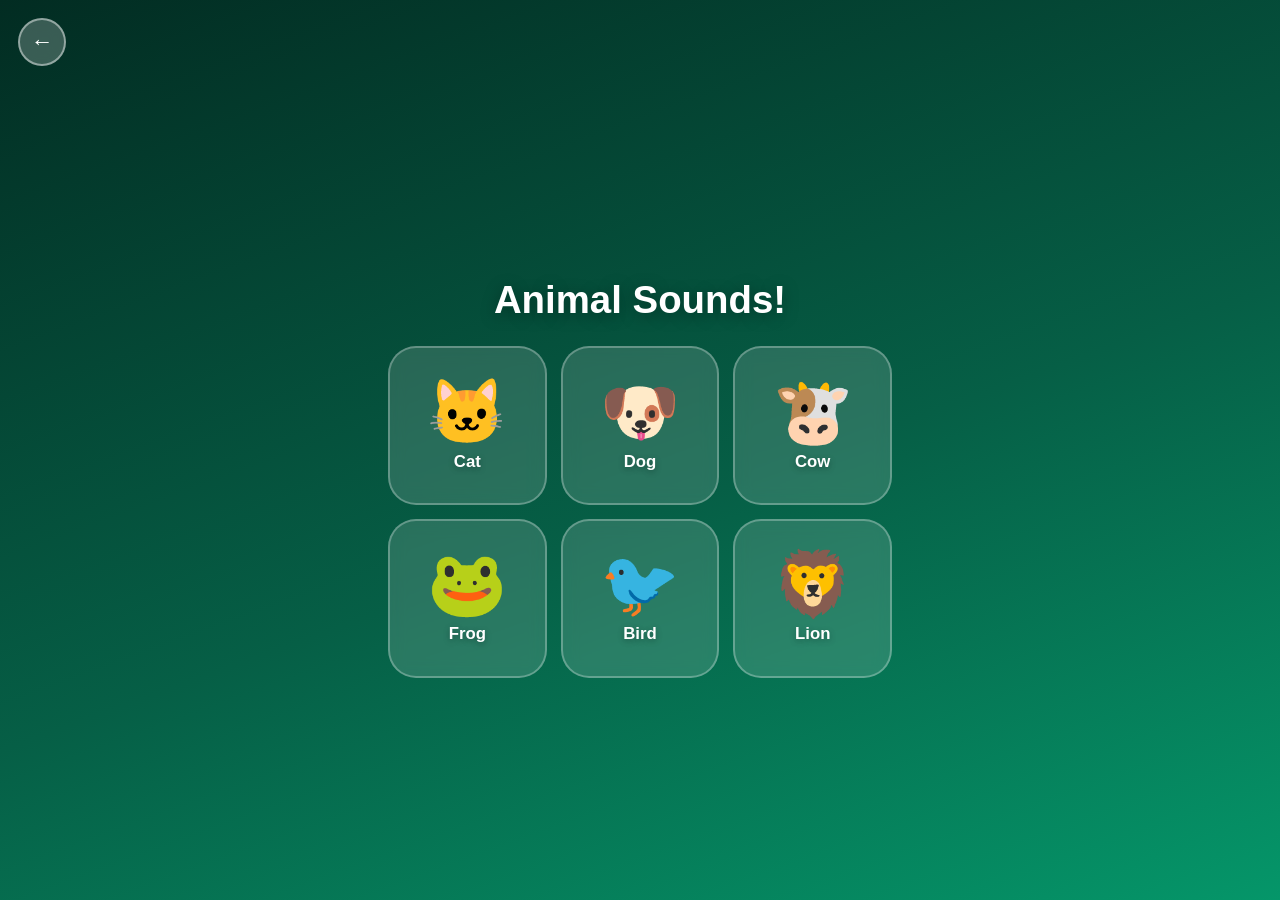
<file: animals.html>
<!DOCTYPE html>
<html lang="en">
<head>
  <meta charset="UTF-8" />
  <meta name="viewport" content="width=device-width, initial-scale=1.0,
        maximum-scale=1.0, user-scalable=no" />
  <meta name="apple-mobile-web-app-capable" content="yes" />
  <title>Animal Sounds! 🐾</title>
  <link rel="stylesheet" href="animals.css" />
</head>
<body>
  <a href="index.html" id="back-btn" title="Menu">&#8592;</a>

  <div class="game">
    <h1 class="title">Animal Sounds!</h1>
    <div id="animals-grid"></div>
  </div>

  <script src="animals.js"></script>
</body>
</html>
</file>
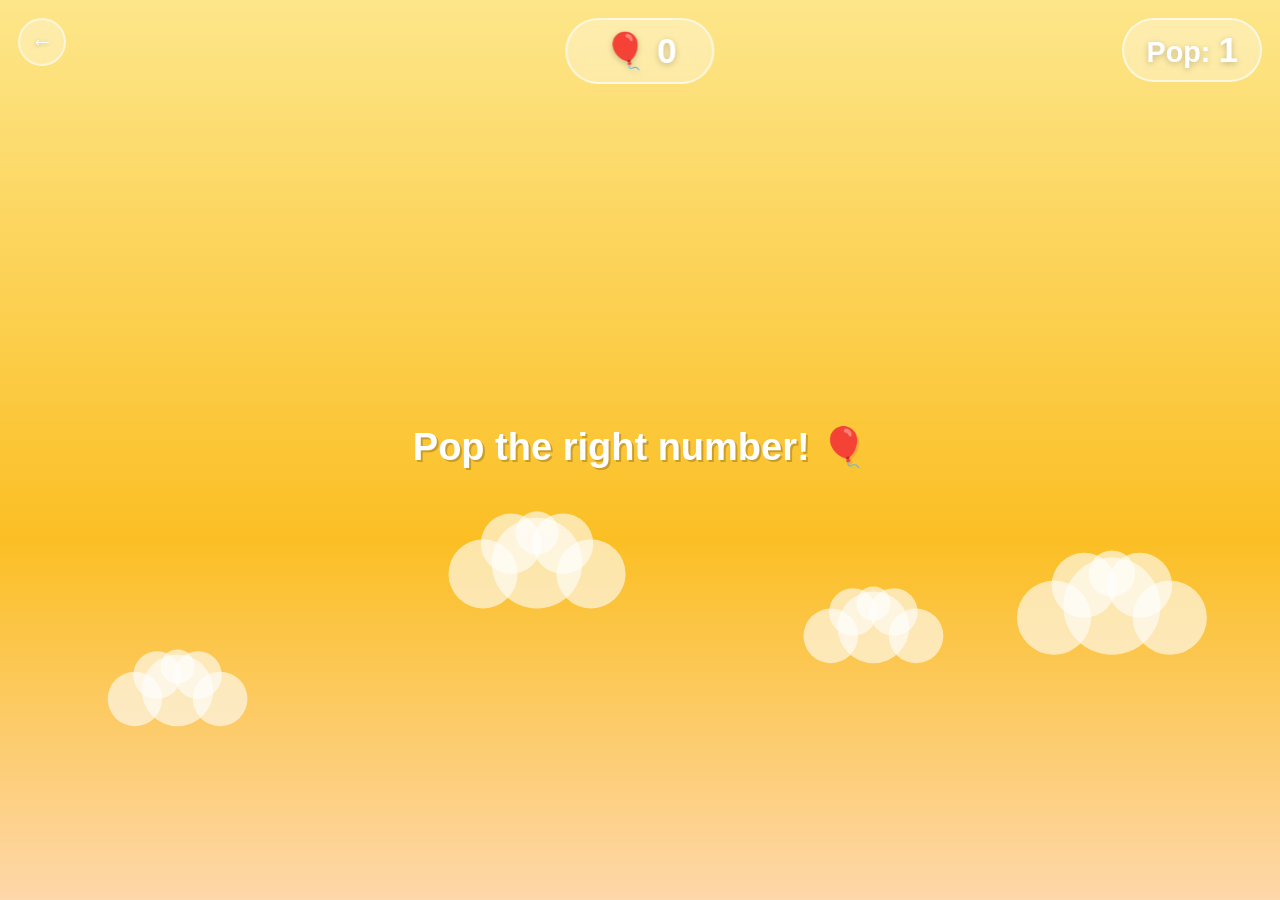
<file: balloons.html>
<!DOCTYPE html>
<html lang="en">
<head>
  <meta charset="UTF-8" />
  <meta name="viewport" content="width=device-width, initial-scale=1.0,
        maximum-scale=1.0, user-scalable=no" />
  <meta name="apple-mobile-web-app-capable" content="yes" />
  <meta name="apple-mobile-web-app-status-bar-style" content="black-translucent" />
  <title>Pop Balloons! 🎈</title>
  <link rel="stylesheet" href="balloons.css" />
</head>
<body>
  <a href="index.html" id="back-btn" title="Back to menu">&#8592;</a>

  <div id="hud">
    <span id="score">🎈 0</span>
  </div>

  <div id="target-hud">
    Pop: <span id="target-display">1</span>
  </div>

  <canvas id="gameCanvas"></canvas>

  <script src="balloons.js"></script>
</body>
</html>
</file>
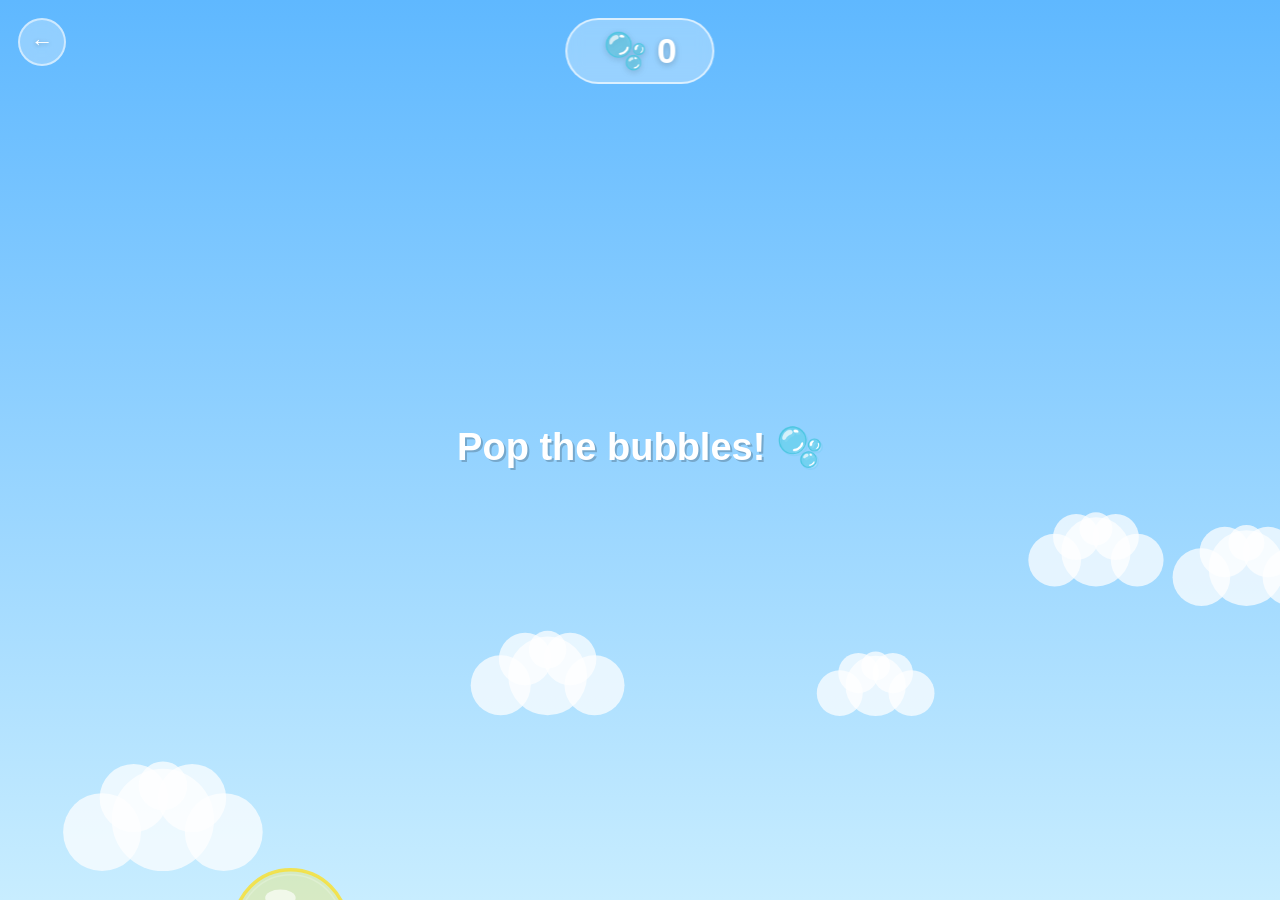
<file: bubble.html>
<!DOCTYPE html>
<html lang="en">
<head>
  <meta charset="UTF-8" />
  <meta name="viewport" content="width=device-width, initial-scale=1.0,
        maximum-scale=1.0, user-scalable=no" />
  <meta name="apple-mobile-web-app-capable" content="yes" />
  <meta name="apple-mobile-web-app-status-bar-style" content="black-translucent" />
  <title>Bubble Pop! 🫧</title>
  <link rel="stylesheet" href="style.css" />
</head>
<body>
  <!-- Back to menu -->
  <a href="index.html" id="back-btn" title="Back to menu">&#8592;</a>

  <!-- Score HUD (DOM so we get backdrop-blur for free) -->
  <div id="hud">
    <span id="score">🫧 0</span>
  </div>

  <canvas id="gameCanvas"></canvas>

  <script src="game.js"></script>
</body>
</html>
</file>
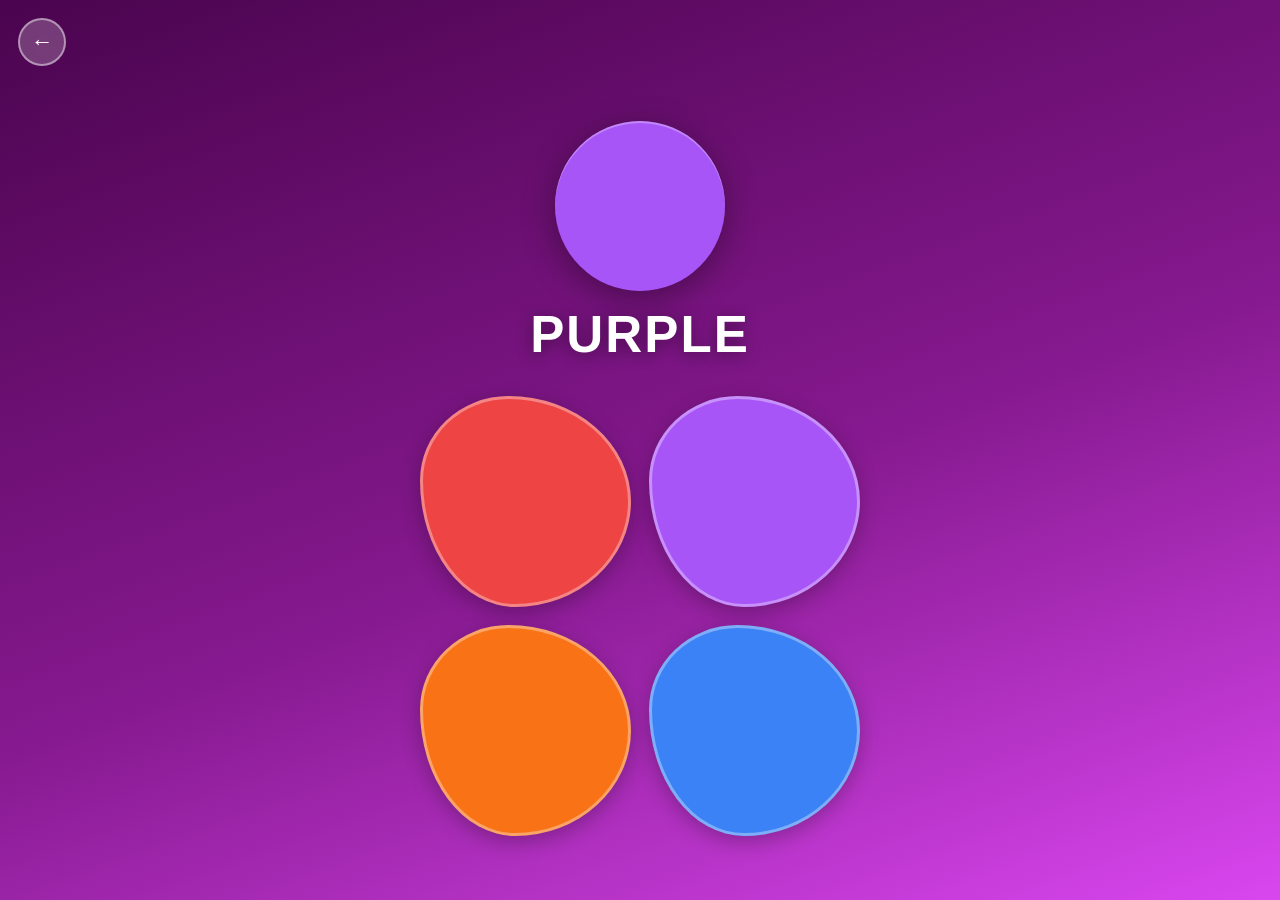
<file: color.html>
<!DOCTYPE html>
<html lang="en">
<head>
  <meta charset="UTF-8" />
  <meta name="viewport" content="width=device-width, initial-scale=1.0,
        maximum-scale=1.0, user-scalable=no" />
  <meta name="apple-mobile-web-app-capable" content="yes" />
  <title>Color Tap! 🎨</title>
  <link rel="stylesheet" href="color.css" />
</head>
<body>
  <a href="index.html" id="back-btn" title="Menu">&#8592;</a>

  <div class="game">
    <div id="target-area">
      <div id="target-circle"></div>
      <div id="color-name"></div>
    </div>
    <div id="blobs-grid"></div>
  </div>

  <div class="celebration" id="celebration">
    <div class="celeb-inner">
      <div class="celeb-emoji" id="celebEmoji"></div>
      <div class="celeb-text"  id="celebText"></div>
    </div>
  </div>

  <script src="color.js"></script>
</body>
</html>
</file>
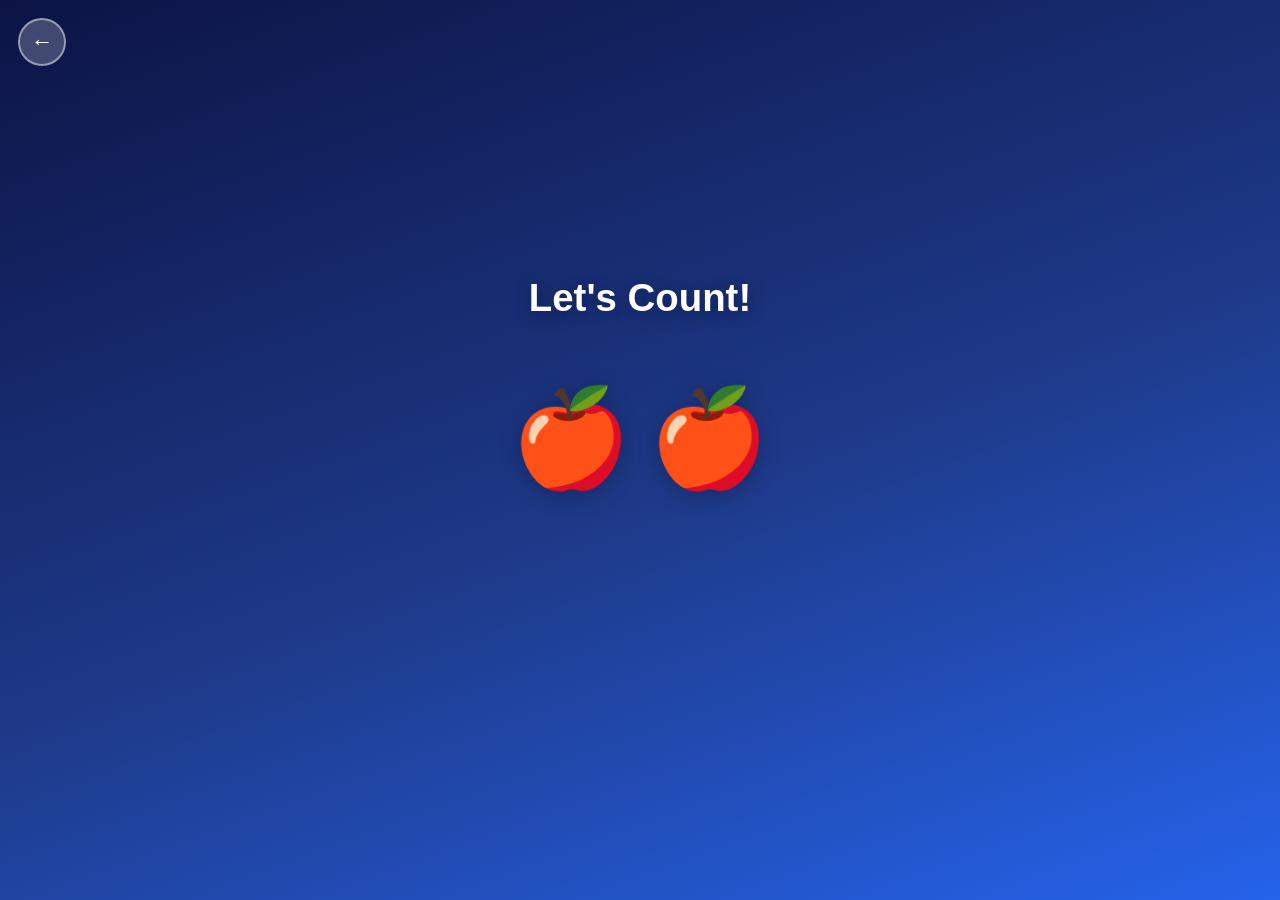
<file: counting.html>
<!DOCTYPE html>
<html lang="en">
<head>
  <meta charset="UTF-8" />
  <meta name="viewport" content="width=device-width, initial-scale=1.0,
        maximum-scale=1.0, user-scalable=no" />
  <meta name="apple-mobile-web-app-capable" content="yes" />
  <title>Counting Tap! 🔢</title>
  <link rel="stylesheet" href="counting.css" />
</head>
<body>
  <a href="index.html" id="back-btn" title="Menu">&#8592;</a>

  <div class="game">
    <h1 class="title">Let's Count!</h1>
    <div id="objects-area"></div>
    <div id="count-display"></div>
  </div>

  <div class="celebration" id="celebration">
    <div class="celeb-inner">
      <div class="celeb-emoji" id="celebEmoji"></div>
      <div class="celeb-text"  id="celebText"></div>
    </div>
  </div>

  <script src="counting.js"></script>
</body>
</html>
</file>
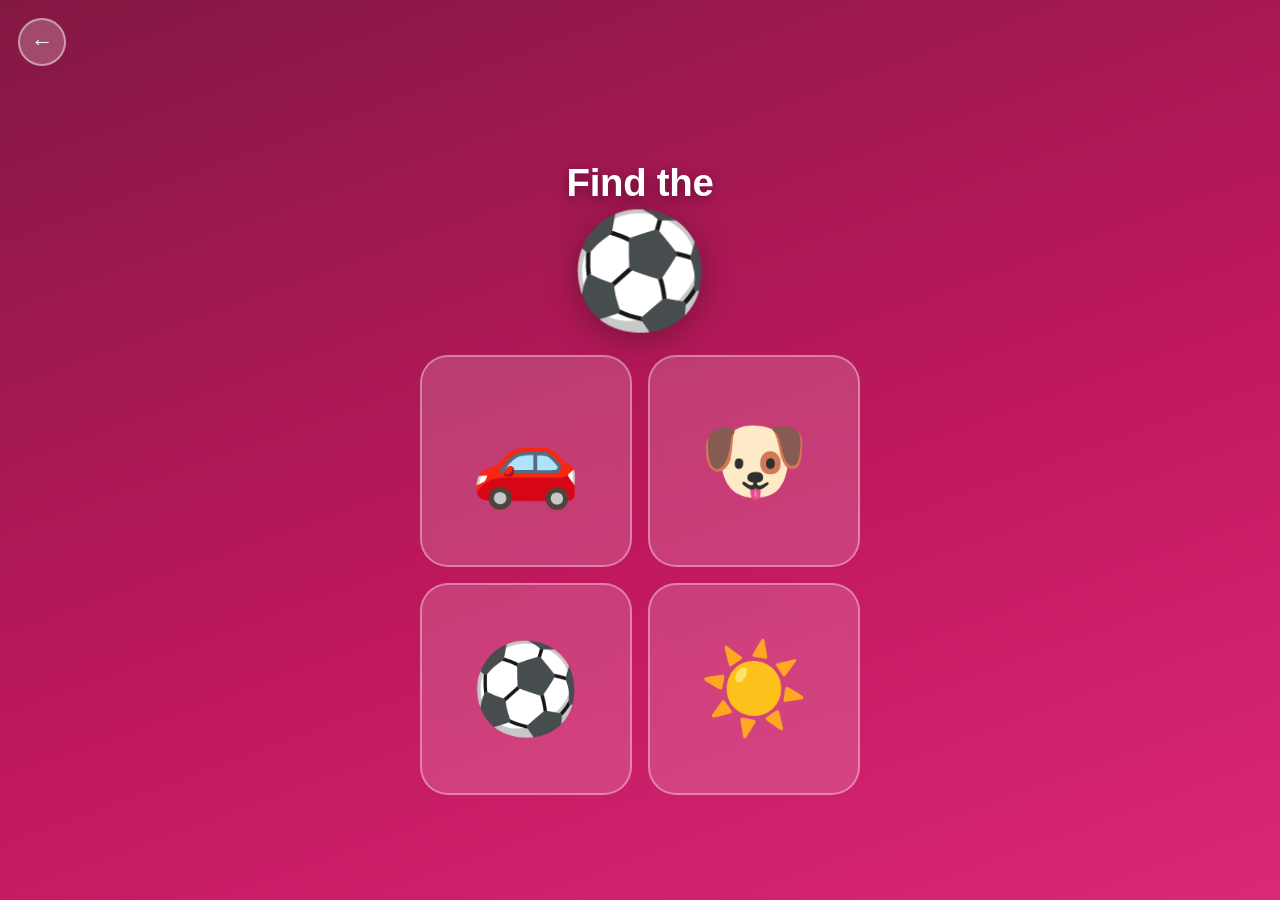
<file: find.html>
<!DOCTYPE html>
<html lang="en">
<head>
  <meta charset="UTF-8" />
  <meta name="viewport" content="width=device-width, initial-scale=1.0,
        maximum-scale=1.0, user-scalable=no" />
  <meta name="apple-mobile-web-app-capable" content="yes" />
  <title>Find &amp; Tap! 🔍</title>
  <link rel="stylesheet" href="find.css" />
</head>
<body>
  <a href="index.html" id="back-btn" title="Menu">&#8592;</a>

  <div class="game">
    <div id="prompt-area">
      <div id="prompt-label">Find the</div>
      <div id="prompt-emoji"></div>
    </div>
    <div id="choices-grid"></div>
  </div>

  <div class="celebration" id="celebration">
    <div class="celeb-inner">
      <div class="celeb-emoji" id="celebEmoji"></div>
      <div class="celeb-text"  id="celebText"></div>
    </div>
  </div>

  <script src="find.js"></script>
</body>
</html>
</file>
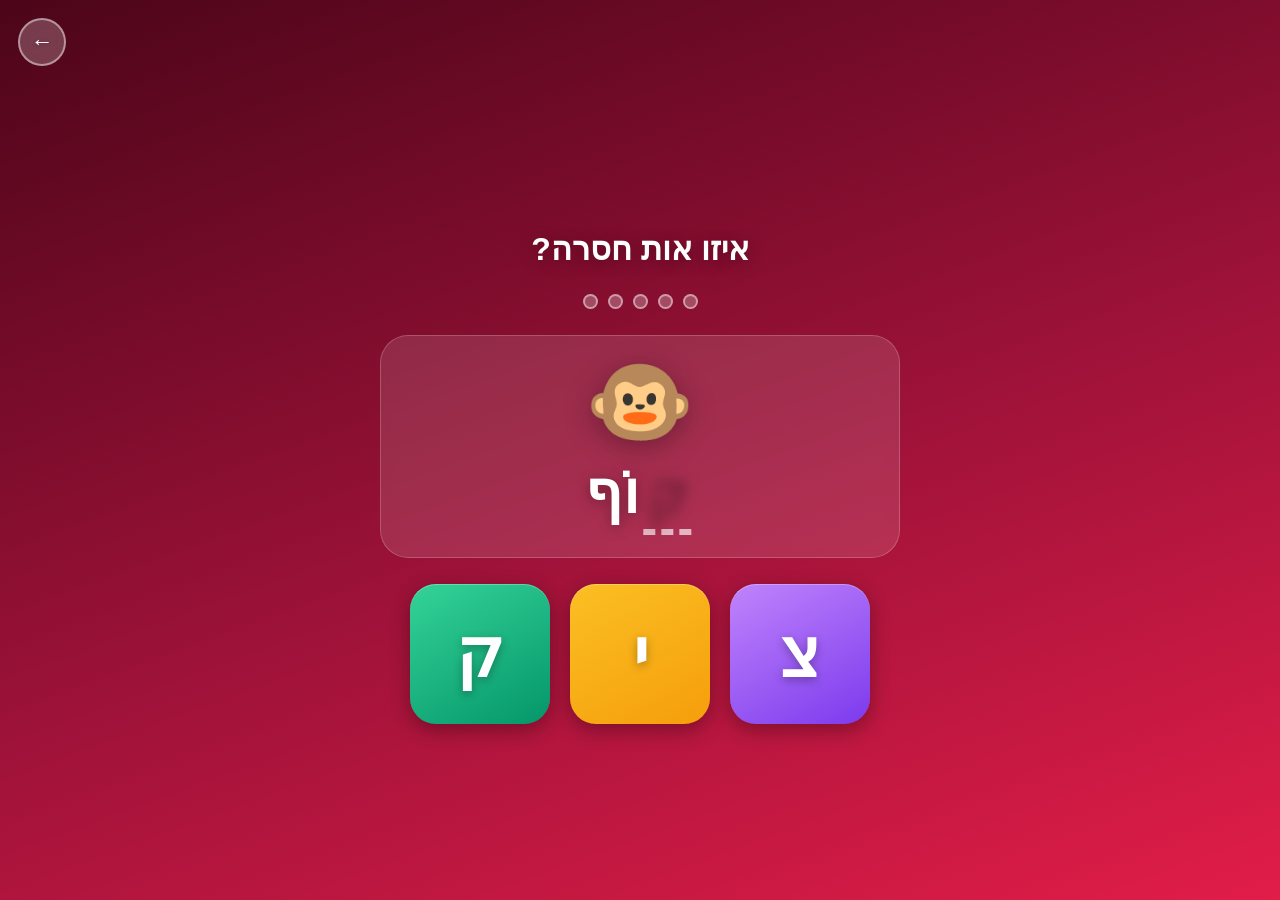
<file: letters.html>
<!DOCTYPE html>
<html lang="he" dir="rtl">
<head>
  <meta charset="UTF-8" />
  <meta name="viewport" content="width=device-width, initial-scale=1.0,
        maximum-scale=1.0, user-scalable=no" />
  <meta name="apple-mobile-web-app-capable" content="yes" />
  <meta name="apple-mobile-web-app-status-bar-style" content="black-translucent" />
  <title>אותיות! א</title>
  <link rel="stylesheet" href="letters.css" />
</head>
<body>

  <a href="index.html" id="back-btn" title="Back to menu">&#8592;</a>

  <div class="game">
    <h1 class="title">איזו אות חסרה?</h1>

    <!-- Progress dots -->
    <div class="progress" id="progress"></div>

    <!-- The word to complete: picture + word with a blank first letter -->
    <div class="prompt" id="prompt" role="button" title="שמעו שוב">
      <div class="prompt-emoji" id="promptEmoji"></div>
      <div class="prompt-word"  id="promptWord"></div>
    </div>

    <!-- Letter choices -->
    <div class="choices" id="choices"></div>
  </div>

  <!-- Full-screen celebration -->
  <div class="celebration" id="celebration">
    <div class="celeb-inner">
      <div class="celeb-emoji" id="celebEmoji"></div>
      <div class="celeb-text"  id="celebText"></div>
    </div>
  </div>

  <script src="sound.js"></script>
  <script src="speech.js"></script>
  <script src="letters.js"></script>
</body>
</html>
</file>
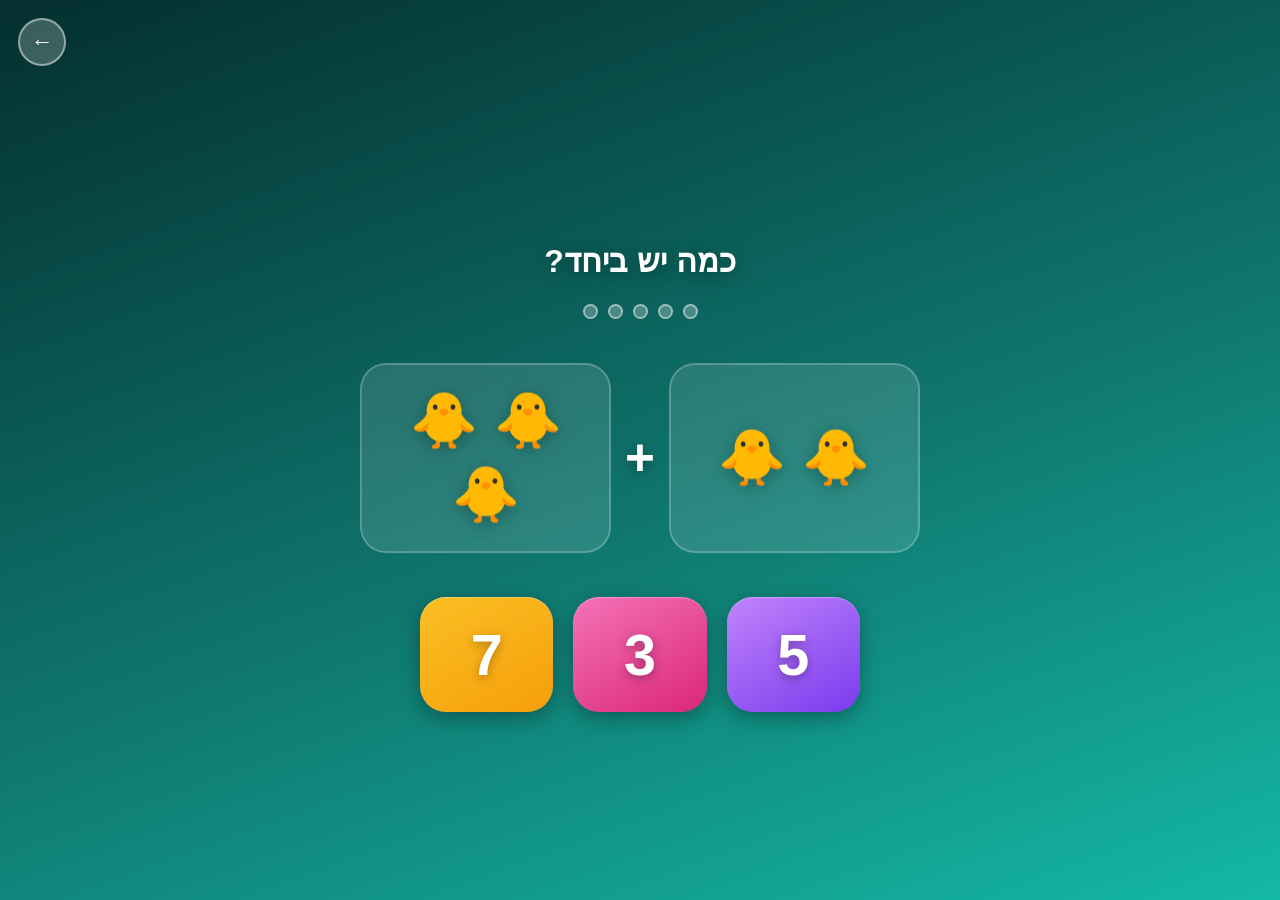
<file: math.html>
<!DOCTYPE html>
<html lang="he" dir="rtl">
<head>
  <meta charset="UTF-8" />
  <meta name="viewport" content="width=device-width, initial-scale=1.0,
        maximum-scale=1.0, user-scalable=no" />
  <meta name="apple-mobile-web-app-capable" content="yes" />
  <meta name="apple-mobile-web-app-status-bar-style" content="black-translucent" />
  <title>כמה ביחד? ➕</title>
  <link rel="stylesheet" href="math.css" />
</head>
<body>

  <a href="index.html" id="back-btn" title="Back to menu">&#8592;</a>

  <div class="game">
    <h1 class="title">כמה יש ביחד?</h1>

    <!-- Progress dots -->
    <div class="progress" id="progress"></div>

    <div class="stage">
      <!-- The two groups being added -->
      <div class="equation" id="equation">
        <div class="basket" id="groupA"></div>
        <div class="op">+</div>
        <div class="basket" id="groupB"></div>
      </div>

      <!-- The merged group, revealed after a correct answer -->
      <div class="result" id="result"></div>
    </div>

    <!-- Number choices -->
    <div class="choices" id="choices"></div>
  </div>

  <!-- Full-screen celebration -->
  <div class="celebration" id="celebration">
    <div class="celeb-inner">
      <div class="celeb-emoji" id="celebEmoji"></div>
      <div class="celeb-text"  id="celebText"></div>
    </div>
  </div>

  <script src="sound.js"></script>
  <script src="speech.js"></script>
  <script src="math.js"></script>
</body>
</html>
</file>
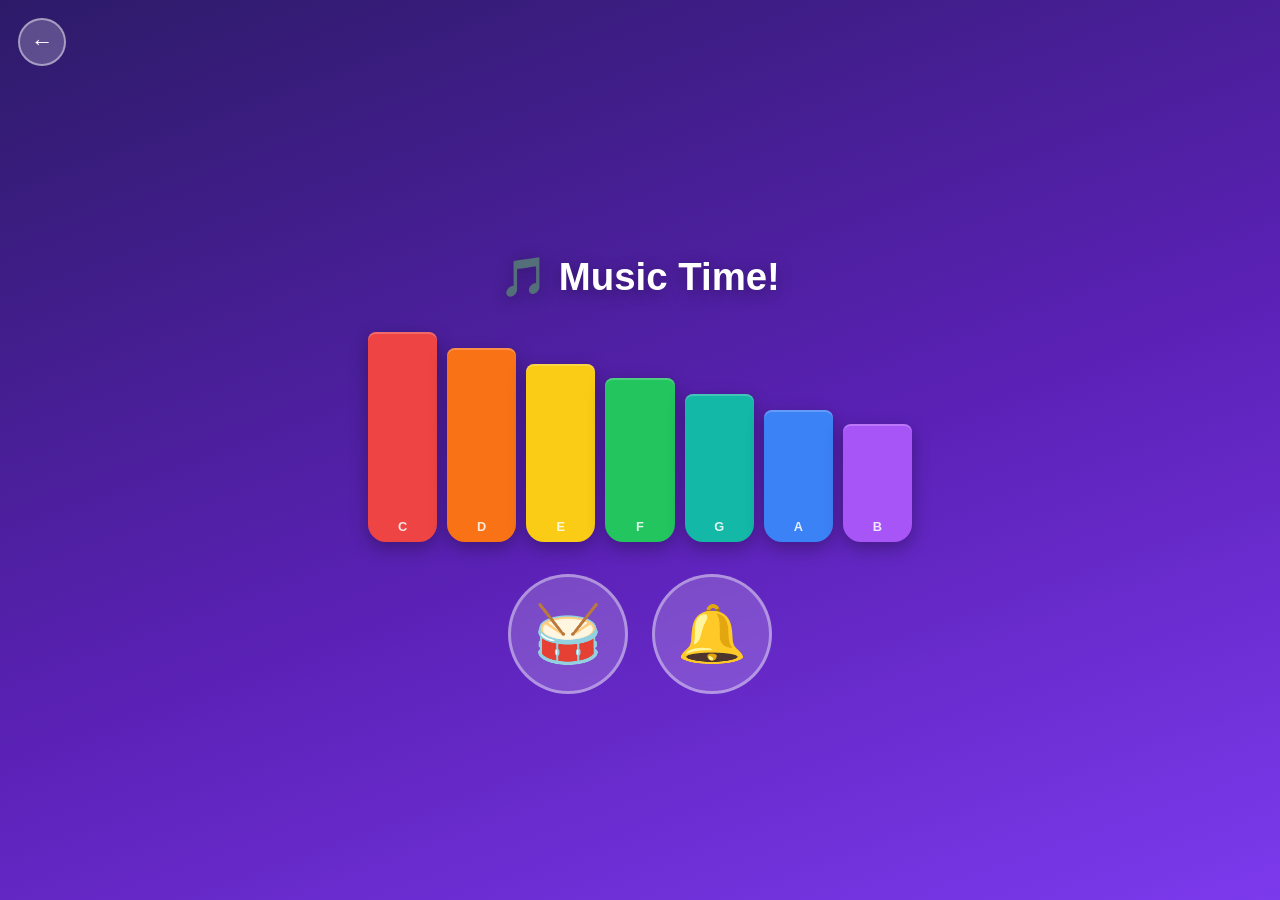
<file: music.html>
<!DOCTYPE html>
<html lang="en">
<head>
  <meta charset="UTF-8" />
  <meta name="viewport" content="width=device-width, initial-scale=1.0,
        maximum-scale=1.0, user-scalable=no" />
  <meta name="apple-mobile-web-app-capable" content="yes" />
  <title>Music Time! 🎵</title>
  <link rel="stylesheet" href="music.css" />
</head>
<body>
  <a href="index.html" id="back-btn" title="Menu">&#8592;</a>

  <div class="game">
    <h1 class="title">🎵 Music Time!</h1>
    <div id="xylophone"></div>
    <div id="drums-row">
      <button class="drum-btn" id="drum-btn">🥁</button>
      <button class="drum-btn" id="bell-btn">🔔</button>
    </div>
  </div>

  <script src="music.js"></script>
</body>
</html>
</file>
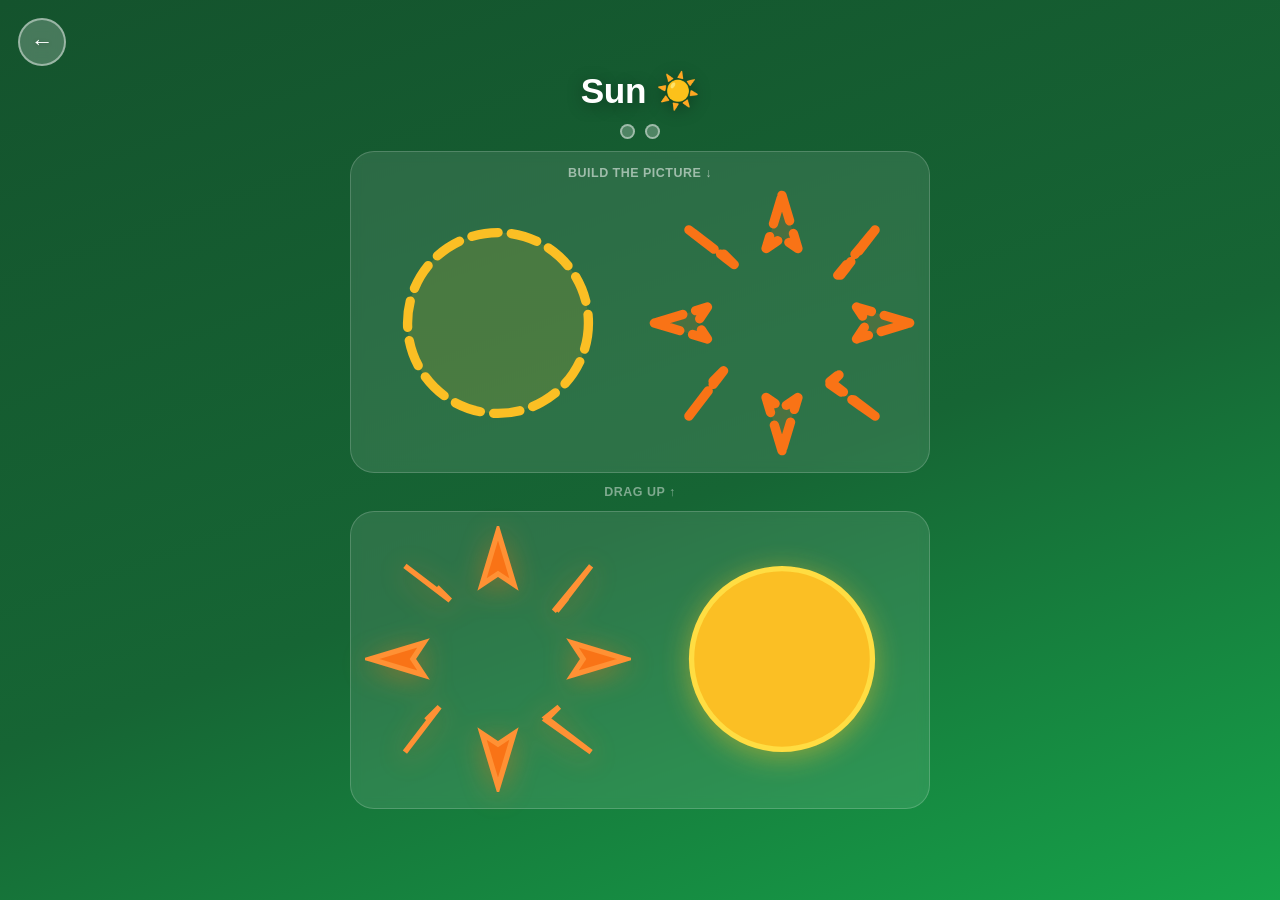
<file: puzzle.html>
<!DOCTYPE html>
<html lang="en">
<head>
  <meta charset="UTF-8" />
  <meta name="viewport" content="width=device-width, initial-scale=1.0,
        maximum-scale=1.0, user-scalable=no" />
  <meta name="apple-mobile-web-app-capable" content="yes" />
  <title>Puzzle Pieces! 🧩</title>
  <link rel="stylesheet" href="puzzle.css" />
</head>
<body>
  <a href="index.html" id="back-btn" title="Menu">&#8592;</a>

  <div class="game">
    <h1 class="title" id="puzzle-title"></h1>
    <div class="progress" id="progress"></div>

    <div class="panel panel--slots">
      <p class="panel-hint">Build the picture ↓</p>
      <div class="shape-grid" id="slotsGrid"></div>
    </div>

    <div class="arrow-hint">drag up ↑</div>

    <div class="panel panel--pieces">
      <div class="shape-grid" id="piecesGrid"></div>
    </div>
  </div>

  <div class="celebration" id="celebration">
    <div class="celeb-inner">
      <div class="celeb-emoji" id="celebEmoji"></div>
      <div class="celeb-text"  id="celebText"></div>
    </div>
  </div>

  <script src="puzzle.js"></script>
</body>
</html>
</file>
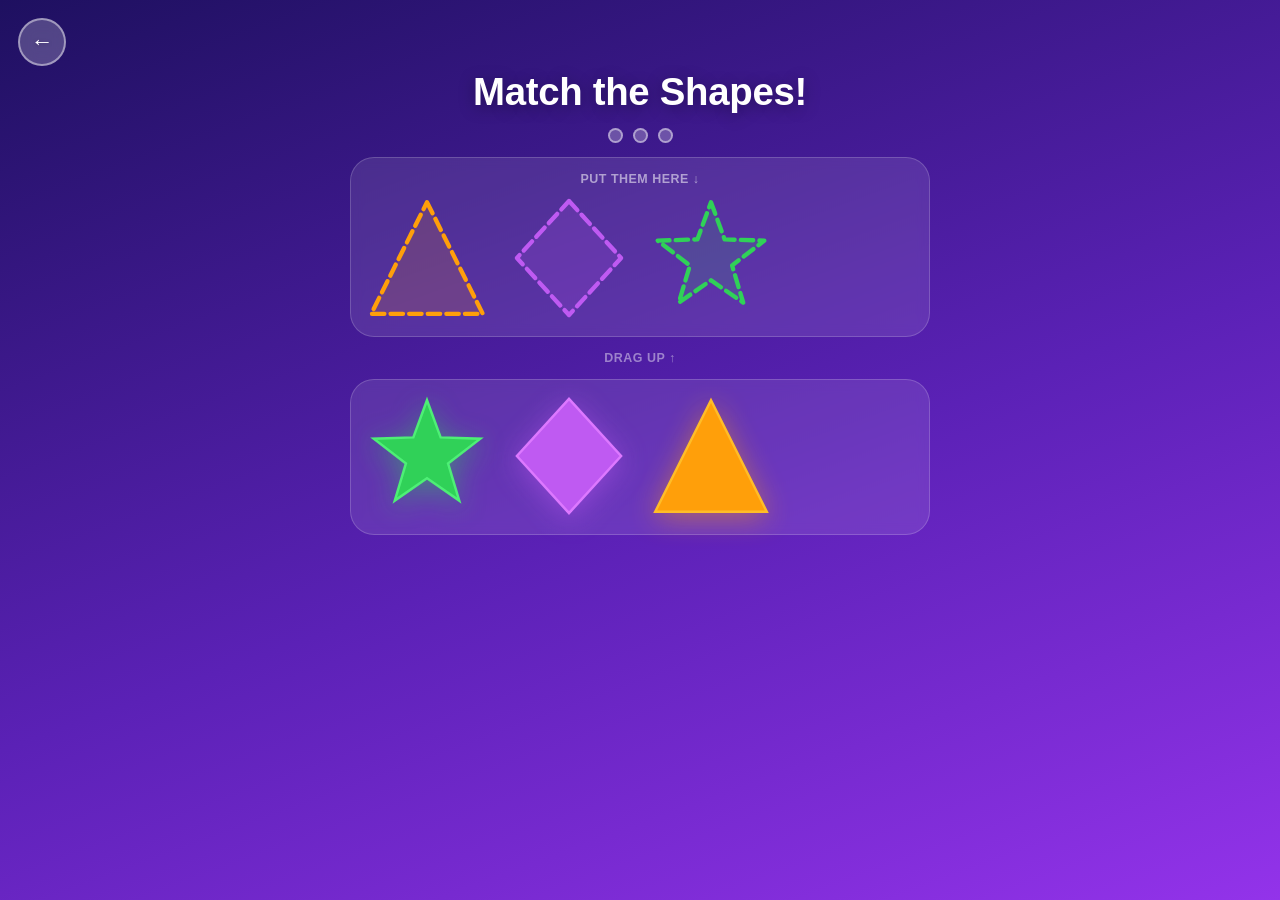
<file: shape.html>
<!DOCTYPE html>
<html lang="en">
<head>
  <meta charset="UTF-8" />
  <meta name="viewport" content="width=device-width, initial-scale=1.0,
        maximum-scale=1.0, user-scalable=no" />
  <meta name="apple-mobile-web-app-capable" content="yes" />
  <title>Shape Match! 🔷</title>
  <link rel="stylesheet" href="shape.css" />
</head>
<body>

  <a href="index.html" id="back-btn" title="Menu">&#8592;</a>

  <div class="game">
    <h1 class="title">Match the Shapes!</h1>

    <!-- Progress dots -->
    <div class="progress" id="progress"></div>

    <!-- Target slots (outlined shapes) -->
    <div class="panel panel--slots">
      <p class="panel-hint">Put them here ↓</p>
      <div class="shape-grid" id="slotsGrid"></div>
    </div>

    <!-- Arrow -->
    <div class="arrow-hint">drag up ↑</div>

    <!-- Draggable pieces (solid shapes) -->
    <div class="panel panel--pieces">
      <div class="shape-grid" id="piecesGrid"></div>
    </div>
  </div>

  <!-- Full-screen celebration -->
  <div class="celebration" id="celebration">
    <div class="celeb-inner">
      <div class="celeb-emoji" id="celebEmoji"></div>
      <div class="celeb-text"  id="celebText"></div>
    </div>
  </div>

  <script src="sound.js"></script>
  <script src="speech.js"></script>
  <script src="shape.js"></script>
</body>
</html>
</file>
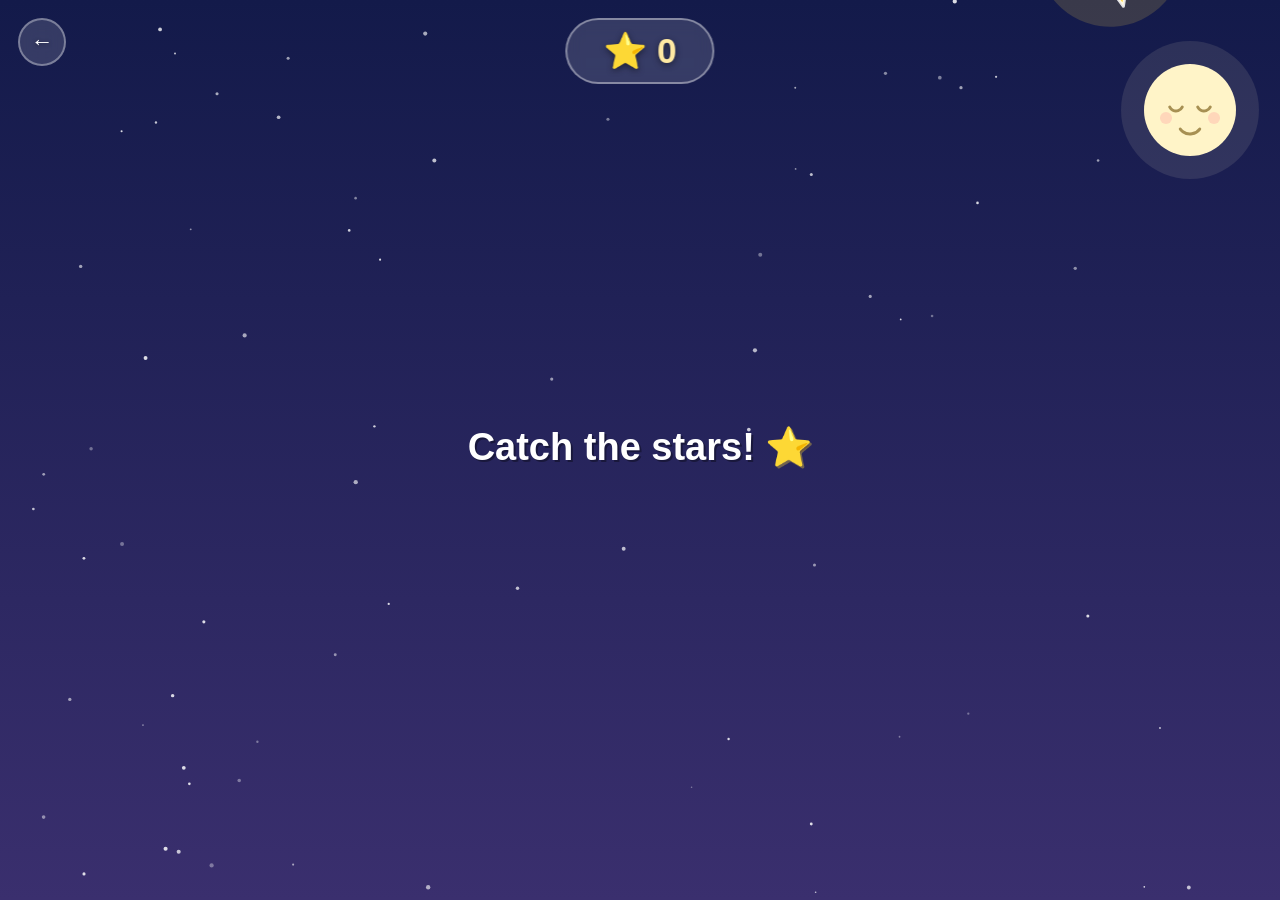
<file: star.html>
<!DOCTYPE html>
<html lang="en">
<head>
  <meta charset="UTF-8" />
  <meta name="viewport" content="width=device-width, initial-scale=1.0,
        maximum-scale=1.0, user-scalable=no" />
  <meta name="apple-mobile-web-app-capable" content="yes" />
  <meta name="apple-mobile-web-app-status-bar-style" content="black-translucent" />
  <title>Star Catch! ⭐</title>
  <link rel="stylesheet" href="star.css" />
</head>
<body>
  <!-- Back to menu -->
  <a href="index.html" id="back-btn" title="Back to menu">&#8592;</a>

  <!-- Score HUD -->
  <div id="hud">
    <span id="score">⭐ 0</span>
  </div>

  <canvas id="gameCanvas"></canvas>

  <script src="sound.js"></script>
  <script src="speech.js"></script>
  <script src="star.js"></script>
</body>
</html>
</file>
<file: animals.css>
*, *::before, *::after { box-sizing:border-box; margin:0; padding:0; }

html, body {
  width:100%; height:100%; overflow:hidden;
  font-family:'Avenir Next','Helvetica Neue',Arial,sans-serif;
  touch-action:none; user-select:none; -webkit-user-select:none;
  background:linear-gradient(160deg,#022c22 0%,#065f46 55%,#059669 100%);
}

#back-btn {
  position:fixed; top:18px; left:18px; z-index:200;
  width:48px; height:48px; border-radius:50%;
  background:rgba(255,255,255,0.22); border:2px solid rgba(255,255,255,0.45);
  backdrop-filter:blur(8px); -webkit-backdrop-filter:blur(8px);
  display:flex; align-items:center; justify-content:center;
  font-size:1.4rem; color:#fff; text-decoration:none;
  transition:transform .15s ease,background .15s ease;
}

#back-btn:hover { background:rgba(255,255,255,0.42); transform:scale(1.10); }
#back-btn:active { transform:scale(0.92); }

.game {
  display:flex; flex-direction:column; align-items:center; justify-content:center;
  height:100vh; gap:24px; padding:80px 20px 24px;
}

.title {
  font-size:clamp(1.5rem,5vw,2.4rem); font-weight:800; color:#fff;
  text-shadow:0 3px 16px rgba(0,0,0,0.35); text-align:center;
}

#animals-grid {
  display:grid; grid-template-columns:repeat(3,1fr); gap:14px;
  width:100%; max-width:520px; padding:0 8px;
}

.animal-card {
  aspect-ratio:1; border-radius:28px; cursor:pointer;
  display:flex; flex-direction:column; align-items:center; justify-content:center;
  gap:8px; background:rgba(255,255,255,0.14); border:2px solid rgba(255,255,255,0.28);
  backdrop-filter:blur(8px); -webkit-backdrop-filter:blur(8px);
  touch-action:manipulation; -webkit-tap-highlight-color:transparent;
  transition:transform .15s ease;
}

.animal-card:active { transform:scale(0.91); }
.animal-card.bounce { animation:cardBounce .4s cubic-bezier(.34,1.56,.64,1) both; }

@keyframes cardBounce { 0%,100%{transform:scale(1)} 45%{transform:scale(1.16)} }

.animal-emoji {
  font-size:clamp(2.6rem,9vw,4rem); line-height:1; pointer-events:none;
}

.animal-name {
  font-size:clamp(0.75rem,2.8vw,1.05rem); font-weight:700; color:#fff;
  text-shadow:0 2px 6px rgba(0,0,0,0.3); pointer-events:none; text-transform:capitalize;
}
</file>
<file: balloons.css>
/* ── Reset & base ─────────────────────────────────────────────────────────── */
*, *::before, *::after { box-sizing: border-box; margin: 0; padding: 0; }

html, body {
  width: 100%; height: 100%;
  overflow: hidden;
  background: linear-gradient(to bottom, #fde68a 0%, #fbbf24 60%, #fed7aa 100%);
  touch-action: none;
  user-select: none;
  -webkit-user-select: none;
}

/* ── Canvas ─────────────────────────────────────────────────────────────── */
#gameCanvas {
  display: block;
  position: fixed;
  inset: 0;
  width: 100%;
  height: 100%;
}

/* ── Back button ─────────────────────────────────────────────────────────── */
#back-btn {
  position: fixed;
  top: 18px; left: 18px;
  z-index: 20;
  width: 48px; height: 48px;
  border-radius: 50%;
  background: rgba(255,255,255,0.30);
  border: 2px solid rgba(255,255,255,0.55);
  backdrop-filter: blur(8px);
  -webkit-backdrop-filter: blur(8px);
  display: flex; align-items: center; justify-content: center;
  font-size: 1.4rem; color: #fff; text-decoration: none;
  text-shadow: 0 1px 4px rgba(0,0,0,0.25);
  transition: transform 0.15s ease, background 0.15s ease;
}
#back-btn:hover  { background: rgba(255,255,255,0.48); transform: scale(1.10); }
#back-btn:active { transform: scale(0.92); }

/* ── Score HUD ───────────────────────────────────────────────────────────── */
#hud {
  position: fixed;
  top: 18px; left: 50%;
  transform: translateX(-50%);
  background: rgba(255,255,255,0.32);
  border: 2px solid rgba(255,255,255,0.65);
  border-radius: 40px;
  padding: 10px 36px;
  z-index: 10;
  backdrop-filter: blur(8px);
  -webkit-backdrop-filter: blur(8px);
  pointer-events: none;
}

#score {
  display: block;
  font-family: 'Avenir Next','Helvetica Neue',Arial,sans-serif;
  font-weight: 700;
  font-size: clamp(1.4rem, 5vw, 2.2rem);
  color: #fff;
  text-shadow: 0 2px 6px rgba(0,0,0,0.22);
  white-space: nowrap;
}

/* ── Target HUD ──────────────────────────────────────────────────────────── */
#target-hud {
  position: fixed;
  top: 18px; right: 18px;
  z-index: 10;
  background: rgba(255,255,255,0.32);
  border: 2px solid rgba(255,255,255,0.65);
  border-radius: 40px;
  padding: 10px 22px;
  font-family: 'Avenir Next','Helvetica Neue',Arial,sans-serif;
  font-weight: 700;
  font-size: clamp(1.1rem, 4vw, 1.8rem);
  color: #fff;
  text-shadow: 0 2px 6px rgba(0,0,0,0.22);
  backdrop-filter: blur(8px);
  -webkit-backdrop-filter: blur(8px);
  pointer-events: none;
  white-space: nowrap;
}

#target-display {
  font-size: clamp(1.4rem, 5vw, 2.2rem);
  font-weight: 900;
}

/* ── Score pop animation ─────────────────────────────────────────────────── */
@keyframes scorePop {
  0%   { transform: scale(1.00); }
  45%  { transform: scale(1.48); }
  100% { transform: scale(1.00); }
}
#score.pop {
  animation: scorePop 0.26s cubic-bezier(0.36,0.07,0.19,0.97) both;
}
</file>
<file: style.css>
/* ── Reset & base ─────────────────────────────────────────────────────────── */
*, *::before, *::after { box-sizing: border-box; margin: 0; padding: 0; }

html, body {
  width: 100%; height: 100%;
  overflow: hidden;
  background: linear-gradient(to bottom, #5fb8ff 0%, #c8edff 100%);
  touch-action: none;       /* prevent scroll / zoom while playing */
  user-select: none;
  -webkit-user-select: none;
}

/* ── Canvas ───────────────────────────────────────────────────────────────── */
#gameCanvas {
  display: block;
  position: fixed;
  inset: 0;
  width: 100%;
  height: 100%;
}

/* ── Back button ──────────────────────────────────────────────────────────── */
#back-btn {
  position: fixed;
  top: 18px;
  left: 18px;
  z-index: 20;
  width: 48px;
  height: 48px;
  border-radius: 50%;
  background: rgba(255,255,255,0.30);
  border: 2px solid rgba(255,255,255,0.55);
  backdrop-filter: blur(8px);
  -webkit-backdrop-filter: blur(8px);
  display: flex;
  align-items: center;
  justify-content: center;
  font-size: 1.4rem;
  color: #fff;
  text-decoration: none;
  text-shadow: 0 1px 4px rgba(0,0,0,0.25);
  transition: transform 0.15s ease, background 0.15s ease;
}
#back-btn:hover  { background: rgba(255,255,255,0.48); transform: scale(1.10); }
#back-btn:active { transform: scale(0.92); }

/* ── Score HUD ────────────────────────────────────────────────────────────── */
#hud {
  position: fixed;
  top: 18px;
  left: 50%;
  transform: translateX(-50%);
  background: rgba(255, 255, 255, 0.32);
  border: 2px solid rgba(255, 255, 255, 0.65);
  border-radius: 40px;
  padding: 10px 36px;
  z-index: 10;
  backdrop-filter: blur(8px);
  -webkit-backdrop-filter: blur(8px);
  pointer-events: none;     /* clicks pass through to canvas */
}

#score {
  display: block;
  font-family: 'Avenir Next', 'Helvetica Neue', Arial, sans-serif;
  font-weight: 700;
  font-size: clamp(1.4rem, 5vw, 2.2rem);
  color: #fff;
  text-shadow: 0 2px 6px rgba(0, 0, 0, 0.22);
  white-space: nowrap;
}

/* ── Score pop animation ──────────────────────────────────────────────────── */
@keyframes scorePop {
  0%   { transform: scale(1.00); }
  45%  { transform: scale(1.48); }
  100% { transform: scale(1.00); }
}
#score.pop {
  animation: scorePop 0.26s cubic-bezier(0.36, 0.07, 0.19, 0.97) both;
}
</file>
<file: color.css>
*, *::before, *::after { box-sizing:border-box; margin:0; padding:0; }

html, body {
  width:100%; height:100%; overflow:hidden;
  font-family:'Avenir Next','Helvetica Neue',Arial,sans-serif;
  touch-action:none; user-select:none; -webkit-user-select:none;
  background:linear-gradient(160deg,#4a044e 0%,#86198f 55%,#d946ef 100%);
}

#back-btn {
  position:fixed; top:18px; left:18px; z-index:200;
  width:48px; height:48px; border-radius:50%;
  background:rgba(255,255,255,0.22); border:2px solid rgba(255,255,255,0.45);
  backdrop-filter:blur(8px); -webkit-backdrop-filter:blur(8px);
  display:flex; align-items:center; justify-content:center;
  font-size:1.4rem; color:#fff; text-decoration:none;
  transition:transform .15s ease,background .15s ease;
}
#back-btn:hover { background:rgba(255,255,255,0.42); transform:scale(1.10); }
#back-btn:active { transform:scale(0.92); }

.game {
  display:flex; flex-direction:column; align-items:center; justify-content:center;
  height:100vh; gap:32px; padding:80px 24px 24px;
}

#target-area {
  display:flex; flex-direction:column; align-items:center; gap:14px;
}

#target-circle {
  width:clamp(110px,30vw,170px); height:clamp(110px,30vw,170px);
  border-radius:50%;
  box-shadow:0 8px 32px rgba(0,0,0,0.35), inset 0 2px 0 rgba(255,255,255,0.3);
  transition:background .3s ease;
}

#color-name {
  font-size:clamp(2rem,7vw,3.2rem); font-weight:900; color:#fff;
  letter-spacing:2px; text-shadow:0 3px 16px rgba(0,0,0,0.4);
}

#blobs-grid {
  display:grid; grid-template-columns:1fr 1fr; gap:18px;
  width:100%; max-width:440px;
}

.blob {
  aspect-ratio:1;
  border-radius:42% 58% 55% 45%/40% 50% 50% 60%;
  border:3px solid rgba(255,255,255,0.35);
  cursor:pointer; touch-action:manipulation;
  -webkit-tap-highlight-color:transparent;
  transition:transform .12s ease;
  box-shadow:0 6px 20px rgba(0,0,0,0.25);
}
.blob:active { transform:scale(0.89); }

@keyframes shake {
  0%,100% { transform:translateX(0) rotate(0deg); }
  18%     { transform:translateX(-9px) rotate(-4deg); }
  36%     { transform:translateX( 9px) rotate( 4deg); }
  54%     { transform:translateX(-6px) rotate(-2deg); }
  72%     { transform:translateX( 6px) rotate( 2deg); }
}
.shake { animation:shake .42s ease both; }

.celebration {
  position:fixed; inset:0; z-index:500;
  display:flex; align-items:center; justify-content:center;
  background:rgba(0,0,0,0.55);
  backdrop-filter:blur(8px); -webkit-backdrop-filter:blur(8px);
  opacity:0; pointer-events:none;
  transition:opacity .35s ease;
}
.celebration.active { opacity:1; pointer-events:auto; }
.celeb-inner {
  display:flex; flex-direction:column; align-items:center; gap:12px;
  animation:celebBounce .5s cubic-bezier(.34,1.56,.64,1) both;
}
.celeb-emoji { font-size:clamp(4rem,15vw,7rem); line-height:1; }
.celeb-text  {
  font-size:clamp(2rem,7vw,3.5rem);
  font-weight:900; color:#fff;
  text-shadow:0 4px 24px rgba(0,0,0,0.4);
  text-align:center;
}
@keyframes celebBounce {
  from { transform:scale(0.3); opacity:0; }
  to   { transform:scale(1);   opacity:1; }
}
</file>
<file: counting.css>
*, *::before, *::after { box-sizing:border-box; margin:0; padding:0; }

html, body {
  width:100%; height:100%; overflow:hidden;
  font-family:'Avenir Next','Helvetica Neue',Arial,sans-serif;
  touch-action:none; user-select:none; -webkit-user-select:none;
  background:linear-gradient(160deg,#0c1445 0%,#1e3a8a 55%,#2563eb 100%);
}

#back-btn {
  position:fixed; top:18px; left:18px; z-index:200;
  width:48px; height:48px; border-radius:50%;
  background:rgba(255,255,255,0.22); border:2px solid rgba(255,255,255,0.45);
  backdrop-filter:blur(8px); -webkit-backdrop-filter:blur(8px);
  display:flex; align-items:center; justify-content:center;
  font-size:1.4rem; color:#fff; text-decoration:none;
  transition:transform .15s ease,background .15s ease;
}
#back-btn:hover { background:rgba(255,255,255,0.42); transform:scale(1.10); }
#back-btn:active { transform:scale(0.92); }

.game {
  display:flex; flex-direction:column; align-items:center; justify-content:center;
  height:100vh; gap:28px; padding:80px 24px 24px;
}

.title {
  font-size:clamp(1.5rem,5vw,2.4rem); font-weight:800; color:#fff;
  text-shadow:0 3px 16px rgba(0,0,0,0.35); text-align:center;
}

#objects-area {
  display:flex; flex-wrap:wrap; justify-content:center; align-items:center;
  gap:18px; max-width:520px; min-height:180px; padding:16px;
}

.obj {
  font-size:clamp(3.5rem,13vw,6rem); line-height:1; cursor:pointer;
  touch-action:manipulation; -webkit-tap-highlight-color:transparent;
  transition:transform .2s ease, opacity .2s ease;
  filter:drop-shadow(0 4px 10px rgba(0,0,0,0.25));
}
.obj:active { transform:scale(0.88); }
.obj.tapped {
  opacity:0.32; transform:scale(0.80); pointer-events:none;
  filter:drop-shadow(0 0 14px #facc15) brightness(1.4);
}

#count-display {
  font-size:clamp(3.5rem,15vw,7rem); font-weight:900; color:#fff;
  text-shadow:0 4px 28px rgba(0,0,0,0.4); text-align:center;
  min-height:1.1em; letter-spacing:-2px;
}

.celebration {
  position:fixed; inset:0; z-index:500;
  display:flex; align-items:center; justify-content:center;
  background:rgba(0,0,0,0.55);
  backdrop-filter:blur(8px); -webkit-backdrop-filter:blur(8px);
  opacity:0; pointer-events:none;
  transition:opacity .35s ease;
}
.celebration.active { opacity:1; pointer-events:auto; }
.celeb-inner {
  display:flex; flex-direction:column; align-items:center; gap:12px;
  animation:celebBounce .5s cubic-bezier(.34,1.56,.64,1) both;
}
.celeb-emoji { font-size:clamp(4rem,15vw,7rem); line-height:1; }
.celeb-text  {
  font-size:clamp(2rem,7vw,3.5rem);
  font-weight:900; color:#fff;
  text-shadow:0 4px 24px rgba(0,0,0,0.4);
  text-align:center;
}
@keyframes celebBounce {
  from { transform:scale(0.3); opacity:0; }
  to   { transform:scale(1);   opacity:1; }
}
</file>
<file: find.css>
*, *::before, *::after { box-sizing:border-box; margin:0; padding:0; }

html, body {
  width:100%; height:100%; overflow:hidden;
  font-family:'Avenir Next','Helvetica Neue',Arial,sans-serif;
  touch-action:none; user-select:none; -webkit-user-select:none;
  background:linear-gradient(160deg,#831843 0%,#be185d 55%,#db2777 100%);
}

#back-btn {
  position:fixed; top:18px; left:18px; z-index:200;
  width:48px; height:48px; border-radius:50%;
  background:rgba(255,255,255,0.22); border:2px solid rgba(255,255,255,0.45);
  backdrop-filter:blur(8px); -webkit-backdrop-filter:blur(8px);
  display:flex; align-items:center; justify-content:center;
  font-size:1.4rem; color:#fff; text-decoration:none;
  transition:transform .15s ease,background .15s ease;
}
#back-btn:hover  { background:rgba(255,255,255,0.42); transform:scale(1.10); }
#back-btn:active { transform:scale(0.92); }

.game {
  display:flex; flex-direction:column; align-items:center; justify-content:center;
  height:100vh; gap:28px; padding:80px 24px 24px;
}

#prompt-area { display:flex; flex-direction:column; align-items:center; gap:10px; }

#prompt-label {
  font-size:clamp(1.6rem,5.5vw,2.4rem); font-weight:800; color:#fff;
  text-shadow:0 3px 12px rgba(0,0,0,0.4); letter-spacing:-0.3px;
}

#prompt-emoji {
  font-size:clamp(4rem,16vw,7rem); line-height:1;
  filter:drop-shadow(0 6px 16px rgba(0,0,0,0.3));
}

#choices-grid {
  display:grid; grid-template-columns:1fr 1fr; gap:16px;
  width:100%; max-width:440px;
}

.choice-btn {
  aspect-ratio:1; border-radius:28px;
  border:2px solid rgba(255,255,255,0.35);
  background:rgba(255,255,255,0.16); backdrop-filter:blur(6px);
  display:flex; align-items:center; justify-content:center;
  font-size:clamp(3rem,13vw,5.5rem); cursor:pointer;
  touch-action:manipulation; -webkit-tap-highlight-color:transparent;
  transition:transform .12s ease; line-height:1;
}
.choice-btn:active { transform:scale(0.91); }

@keyframes shake {
  0%,100% { transform:translateX(0) rotate(0deg); }
  18%     { transform:translateX(-9px) rotate(-4deg); }
  36%     { transform:translateX( 9px) rotate( 4deg); }
  54%     { transform:translateX(-6px) rotate(-2deg); }
  72%     { transform:translateX( 6px) rotate( 2deg); }
}
.shake { animation:shake .42s ease both; }

.celebration {
  position:fixed; inset:0; z-index:500;
  display:flex; align-items:center; justify-content:center;
  background:rgba(0,0,0,0.55);
  backdrop-filter:blur(8px); -webkit-backdrop-filter:blur(8px);
  opacity:0; pointer-events:none;
  transition:opacity .35s ease;
}
.celebration.active { opacity:1; pointer-events:auto; }
.celeb-inner {
  display:flex; flex-direction:column; align-items:center; gap:12px;
  animation:celebBounce .5s cubic-bezier(.34,1.56,.64,1) both;
}
.celeb-emoji { font-size:clamp(4rem,15vw,7rem); line-height:1; }
.celeb-text  {
  font-size:clamp(2rem,7vw,3.5rem);
  font-weight:900; color:#fff;
  text-shadow:0 4px 24px rgba(0,0,0,0.4);
  text-align:center;
}
@keyframes celebBounce {
  from { transform:scale(0.3); opacity:0; }
  to   { transform:scale(1);   opacity:1; }
}
</file>
<file: letters.css>
/* ── Reset ───────────────────────────────────────────────────────────────── */
*, *::before, *::after { box-sizing: border-box; margin: 0; padding: 0; }

html, body {
  width: 100%; height: 100%;
  overflow: hidden;
  font-family: 'Arial Hebrew', 'Noto Sans Hebrew', 'Avenir Next',
               'Helvetica Neue', Arial, sans-serif;
  touch-action: none;
  user-select: none; -webkit-user-select: none;
  background: linear-gradient(160deg, #4c0519 0%, #9f1239 55%, #e11d48 100%);
}

/* ── Back button (shared style) ─────────────────────────────────────────── */
#back-btn {
  position: fixed; top: 18px; left: 18px; z-index: 200;
  width: 48px; height: 48px; border-radius: 50%;
  background: rgba(255,255,255,0.22);
  border: 2px solid rgba(255,255,255,0.45);
  backdrop-filter: blur(8px); -webkit-backdrop-filter: blur(8px);
  display: flex; align-items: center; justify-content: center;
  font-size: 1.4rem; color: #fff; text-decoration: none;
  text-shadow: 0 1px 4px rgba(0,0,0,0.25);
  transition: transform .15s ease, background .15s ease;
}
#back-btn:hover  { background: rgba(255,255,255,0.42); transform: scale(1.10); }
#back-btn:active { transform: scale(0.92); }

/* ── Game shell ─────────────────────────────────────────────────────────── */
.game {
  display: flex; flex-direction: column; align-items: center;
  justify-content: center;
  height: 100vh;
  padding: 76px 18px 22px;
  gap: clamp(12px, 3vh, 26px);
}

.title {
  font-size: clamp(1.2rem, 4.4vw, 2rem);
  font-weight: 800; color: #fff;
  text-shadow: 0 3px 16px rgba(0,0,0,0.35);
  text-align: center;
}

/* ── Progress dots ──────────────────────────────────────────────────────── */
.progress { display: flex; gap: 10px; }

.dot {
  width: 15px; height: 15px; border-radius: 50%;
  background: rgba(255,255,255,0.25);
  border: 2px solid rgba(255,255,255,0.45);
  transition: background .3s, transform .3s, box-shadow .3s;
}
.dot.done {
  background: #fff; transform: scale(1.25);
  box-shadow: 0 0 10px rgba(255,255,255,0.7);
}

/* ── Prompt card (picture + word) ───────────────────────────────────────── */
.prompt {
  display: flex; flex-direction: column; align-items: center;
  gap: clamp(4px, 1.5vh, 12px);
  width: 100%; max-width: 520px;
  padding: clamp(10px, 2.5vh, 22px) 20px;
  border-radius: 28px;
  background: rgba(255,255,255,0.12);
  border: 1px solid rgba(255,255,255,0.20);
  backdrop-filter: blur(6px); -webkit-backdrop-filter: blur(6px);
  cursor: pointer; -webkit-tap-highlight-color: transparent;
}
.prompt:active { transform: scale(0.98); }

.prompt-emoji {
  font-size: clamp(3.2rem, 15vh, 5.5rem); line-height: 1;
  filter: drop-shadow(0 6px 14px rgba(0,0,0,0.3));
  animation: bob 3s ease-in-out infinite;
}
@keyframes bob {
  0%,100% { transform: translateY(0);    }
  50%     { transform: translateY(-7px); }
}

.prompt-word {
  font-size: clamp(2.2rem, 9vw, 3.6rem);
  font-weight: 900; color: #fff;
  text-shadow: 0 3px 14px rgba(0,0,0,0.35);
  letter-spacing: 1px; line-height: 1.25;
  direction: rtl; text-align: center;
}

/* The blank standing in for the missing first letter */
.blank {
  display: inline-block;
  min-width: 0.95em;
  border-bottom: 6px dashed rgba(255,255,255,0.65);
  border-radius: 4px;
  color: transparent;
}
/* Once solved the letter drops into the blank */
.blank.filled {
  border-bottom-color: transparent;
  color: #fde047;
  text-shadow: 0 0 22px rgba(253,224,71,0.85);
  animation: dropIn .45s cubic-bezier(.34,1.56,.64,1) both;
}
@keyframes dropIn {
  from { transform: translateY(-38px) scale(1.5); opacity: 0; }
  to   { transform: translateY(0)     scale(1);   opacity: 1; }
}

/* ── Letter choices ─────────────────────────────────────────────────────── */
.choices {
  display: grid;
  grid-template-columns: repeat(3, 1fr);
  gap: clamp(10px, 3vw, 20px);
  width: 100%; max-width: 460px;
}

.letter {
  position: relative;
  aspect-ratio: 1;
  min-height: 84px;
  display: flex; align-items: center; justify-content: center;
  border-radius: 26px;
  background: linear-gradient(150deg, var(--c1), var(--c2));
  box-shadow: 0 6px 20px rgba(0,0,0,0.32),
              inset 0 1px 0 rgba(255,255,255,0.28);
  font-size: clamp(2.6rem, 11vw, 4.2rem);
  font-weight: 900; color: #fff;
  text-shadow: 0 3px 10px rgba(0,0,0,0.30);
  cursor: pointer; -webkit-tap-highlight-color: transparent;
  transition: transform .18s ease, opacity .25s ease, box-shadow .2s ease;
  /* `backwards` so the finished animation releases opacity/transform
     back to .letter:active and .letter.fade */
  animation: popIn .4s cubic-bezier(.34,1.56,.64,1) backwards;
}
.letter:nth-child(2) { animation-delay: .07s; }
.letter:nth-child(3) { animation-delay: .14s; }

@keyframes popIn {
  from { transform: scale(0.55); opacity: 0; }
  to   { transform: scale(1);    opacity: 1; }
}

.letter:active   { transform: scale(0.92); }
.letter.correct  {
  box-shadow: 0 0 0 5px #fde047, 0 8px 28px rgba(0,0,0,0.35);
  animation: rightPop .5s cubic-bezier(.34,1.56,.64,1) both;
}
@keyframes rightPop {
  0%   { transform: scale(1);    }
  45%  { transform: scale(1.18); }
  100% { transform: scale(1);    }
}
.letter.wrong  { animation: shake .45s ease both; opacity: .55; }
@keyframes shake {
  0%,100% { transform: translateX(0);    }
  20%     { transform: translateX(-11px); }
  40%     { transform: translateX(9px);   }
  60%     { transform: translateX(-6px);  }
  80%     { transform: translateX(4px);   }
}
.letter.fade { opacity: .25; transform: scale(.9); }

/* ── Celebration ────────────────────────────────────────────────────────── */
.celebration {
  position: fixed; inset: 0; z-index: 500;
  display: flex; align-items: center; justify-content: center;
  background: rgba(0,0,0,0.55);
  backdrop-filter: blur(8px); -webkit-backdrop-filter: blur(8px);
  opacity: 0; pointer-events: none;
  transition: opacity .35s ease;
}
.celebration.active { opacity: 1; pointer-events: auto; }

.celeb-inner {
  display: flex; flex-direction: column; align-items: center; gap: 12px;
  animation: celebBounce .5s cubic-bezier(.34,1.56,.64,1) both;
}
.celeb-emoji { font-size: clamp(4rem, 15vw, 7rem); line-height: 1; }
.celeb-text  {
  font-size: clamp(2rem, 7vw, 3.5rem);
  font-weight: 900; color: #fff;
  text-shadow: 0 4px 24px rgba(0,0,0,0.4);
  text-align: center;
}
@keyframes celebBounce {
  from { transform: scale(0.3); opacity: 0; }
  to   { transform: scale(1);   opacity: 1; }
}

/* ── Short screens ──────────────────────────────────────────────────────── */
@media (max-height: 640px) {
  .game        { gap: 10px; padding-top: 68px; }
  .prompt      { padding: 8px 16px; }
  .prompt-emoji{ font-size: clamp(2.6rem, 11vh, 4rem); }
}
</file>
<file: math.css>
/* ── Reset ───────────────────────────────────────────────────────────────── */
*, *::before, *::after { box-sizing: border-box; margin: 0; padding: 0; }

html, body {
  width: 100%; height: 100%;
  overflow: hidden;
  font-family: 'Arial Hebrew', 'Noto Sans Hebrew', 'Avenir Next',
               'Helvetica Neue', Arial, sans-serif;
  touch-action: none;
  user-select: none; -webkit-user-select: none;
  background: linear-gradient(160deg, #042f2e 0%, #0f766e 55%, #14b8a6 100%);
}

/* ── Back button (shared style) ─────────────────────────────────────────── */
#back-btn {
  position: fixed; top: 18px; left: 18px; z-index: 200;
  width: 48px; height: 48px; border-radius: 50%;
  background: rgba(255,255,255,0.22);
  border: 2px solid rgba(255,255,255,0.45);
  backdrop-filter: blur(8px); -webkit-backdrop-filter: blur(8px);
  display: flex; align-items: center; justify-content: center;
  font-size: 1.4rem; color: #fff; text-decoration: none;
  text-shadow: 0 1px 4px rgba(0,0,0,0.25);
  transition: transform .15s ease, background .15s ease;
}
#back-btn:hover  { background: rgba(255,255,255,0.42); transform: scale(1.10); }
#back-btn:active { transform: scale(0.92); }

/* ── Game shell ─────────────────────────────────────────────────────────── */
.game {
  display: flex; flex-direction: column; align-items: center;
  justify-content: center;
  height: 100vh;
  padding: 76px 18px 22px;
  gap: clamp(12px, 3vh, 24px);
}

.title {
  font-size: clamp(1.2rem, 4.4vw, 2rem);
  font-weight: 800; color: #fff;
  text-shadow: 0 3px 16px rgba(0,0,0,0.35);
  text-align: center;
}

/* ── Progress dots ──────────────────────────────────────────────────────── */
.progress { display: flex; gap: 10px; }

.dot {
  width: 15px; height: 15px; border-radius: 50%;
  background: rgba(255,255,255,0.25);
  border: 2px solid rgba(255,255,255,0.45);
  transition: background .3s, transform .3s, box-shadow .3s;
}
.dot.done {
  background: #fff; transform: scale(1.25);
  box-shadow: 0 0 10px rgba(255,255,255,0.7);
}

/* ── Stage: the equation and the merged result share this slot ──────────── */
.stage {
  width: 100%; max-width: 560px;
  min-height: clamp(150px, 28vh, 230px);
  display: flex; align-items: center; justify-content: center;
}

.equation {
  display: flex; align-items: center; justify-content: center;
  gap: clamp(6px, 2vw, 14px);
  width: 100%;
  /* Numbers read left-to-right even inside a Hebrew page */
  direction: ltr;
}
.equation.hidden, .result.hidden { display: none; }

.op {
  font-size: clamp(2rem, 8vw, 3.2rem);
  font-weight: 900; color: #fff;
  text-shadow: 0 3px 12px rgba(0,0,0,0.35);
  flex: 0 0 auto;
}

/* ── Basket holding one group of objects ────────────────────────────────── */
.basket {
  flex: 1 1 0;
  min-height: clamp(120px, 22vh, 190px);
  display: flex; flex-wrap: wrap;
  align-items: center; align-content: center; justify-content: center;
  gap: clamp(2px, 1.2vw, 8px);
  padding: clamp(8px, 2vw, 14px);
  border-radius: 26px;
  background: rgba(255,255,255,0.12);
  border: 2px solid rgba(255,255,255,0.22);
  backdrop-filter: blur(6px); -webkit-backdrop-filter: blur(6px);
}

/* ── One countable object ───────────────────────────────────────────────── */
.obj {
  font-size: clamp(2.5rem, 10.5vw, 3.4rem);
  line-height: 1.05;
  padding: 4px;
  cursor: pointer; -webkit-tap-highlight-color: transparent;
  filter: drop-shadow(0 3px 8px rgba(0,0,0,0.28));
  transition: transform .18s ease, filter .18s ease;
  animation: objIn .38s cubic-bezier(.34,1.56,.64,1) backwards;
}
@keyframes objIn {
  from { transform: scale(0.2); opacity: 0; }
  to   { transform: scale(1);   opacity: 1; }
}
.obj:active { transform: scale(0.86); }

/* Tapped while counting — stays visible, just marked */
.obj.counted {
  filter: drop-shadow(0 0 12px #fde047) brightness(1.25);
  transform: scale(1.08);
}

/* ── Merged result row ──────────────────────────────────────────────────── */
.result {
  width: 100%;
  min-height: clamp(120px, 22vh, 190px);
  display: flex; flex-wrap: wrap;
  align-items: center; align-content: center; justify-content: center;
  gap: clamp(3px, 1.4vw, 10px);
  padding: clamp(8px, 2vw, 14px);
  border-radius: 26px;
  background: rgba(253,224,71,0.16);
  border: 2px solid rgba(253,224,71,0.45);
}

.result .obj { animation: countPop .42s cubic-bezier(.34,1.56,.64,1) backwards; }
@keyframes countPop {
  from { transform: scale(0.2) translateY(-16px); opacity: 0; }
  to   { transform: scale(1)   translateY(0);     opacity: 1; }
}

/* ── Number choices ─────────────────────────────────────────────────────── */
.choices {
  display: grid;
  grid-template-columns: repeat(3, 1fr);
  gap: clamp(10px, 3vw, 20px);
  width: 100%; max-width: 440px;
  direction: ltr;
}

.num {
  aspect-ratio: 1.15;
  min-height: 76px;
  display: flex; align-items: center; justify-content: center;
  border-radius: 26px;
  background: linear-gradient(150deg, var(--c1), var(--c2));
  box-shadow: 0 6px 20px rgba(0,0,0,0.32),
              inset 0 1px 0 rgba(255,255,255,0.28);
  font-size: clamp(2.4rem, 10vw, 3.6rem);
  font-weight: 900; color: #fff;
  text-shadow: 0 3px 10px rgba(0,0,0,0.30);
  cursor: pointer; -webkit-tap-highlight-color: transparent;
  transition: transform .18s ease, opacity .25s ease, box-shadow .2s ease;
  /* `backwards` so the finished animation releases opacity/transform
     back to .num:active and .num.fade */
  animation: popIn .4s cubic-bezier(.34,1.56,.64,1) backwards;
}
.num:nth-child(2) { animation-delay: .07s; }
.num:nth-child(3) { animation-delay: .14s; }

@keyframes popIn {
  from { transform: scale(0.55); opacity: 0; }
  to   { transform: scale(1);    opacity: 1; }
}

.num:active  { transform: scale(0.92); }
.num.correct {
  box-shadow: 0 0 0 5px #fde047, 0 8px 28px rgba(0,0,0,0.35);
  animation: rightPop .5s cubic-bezier(.34,1.56,.64,1) both;
}
@keyframes rightPop {
  0%   { transform: scale(1);    }
  45%  { transform: scale(1.18); }
  100% { transform: scale(1);    }
}
.num.wrong { animation: shake .45s ease both; opacity: .55; }
@keyframes shake {
  0%,100% { transform: translateX(0);     }
  20%     { transform: translateX(-11px); }
  40%     { transform: translateX(9px);   }
  60%     { transform: translateX(-6px);  }
  80%     { transform: translateX(4px);   }
}
.num.fade { opacity: .25; transform: scale(.9); }

/* ── Celebration ────────────────────────────────────────────────────────── */
.celebration {
  position: fixed; inset: 0; z-index: 500;
  display: flex; align-items: center; justify-content: center;
  background: rgba(0,0,0,0.55);
  backdrop-filter: blur(8px); -webkit-backdrop-filter: blur(8px);
  opacity: 0; pointer-events: none;
  transition: opacity .35s ease;
}
.celebration.active { opacity: 1; pointer-events: auto; }

.celeb-inner {
  display: flex; flex-direction: column; align-items: center; gap: 12px;
  animation: celebBounce .5s cubic-bezier(.34,1.56,.64,1) both;
}
.celeb-emoji { font-size: clamp(4rem, 15vw, 7rem); line-height: 1; }
.celeb-text  {
  font-size: clamp(2rem, 7vw, 3.5rem);
  font-weight: 900; color: #fff;
  text-shadow: 0 4px 24px rgba(0,0,0,0.4);
  text-align: center;
}
@keyframes celebBounce {
  from { transform: scale(0.3); opacity: 0; }
  to   { transform: scale(1);   opacity: 1; }
}

/* ── Short screens ──────────────────────────────────────────────────────── */
@media (max-height: 640px) {
  .game    { gap: 10px; padding-top: 68px; }
  .stage   { min-height: 140px; }
  .basket,
  .result  { min-height: 116px; }
}
</file>
<file: music.css>
*, *::before, *::after { box-sizing:border-box; margin:0; padding:0; }

html, body {
  width:100%; height:100%; overflow:hidden;
  font-family:'Avenir Next','Helvetica Neue',Arial,sans-serif;
  touch-action:none; user-select:none; -webkit-user-select:none;
  background:linear-gradient(160deg,#2d1b69 0%,#5b21b6 55%,#7c3aed 100%);
}

#back-btn {
  position:fixed; top:18px; left:18px; z-index:200;
  width:48px; height:48px; border-radius:50%;
  background:rgba(255,255,255,0.22); border:2px solid rgba(255,255,255,0.45);
  backdrop-filter:blur(8px); -webkit-backdrop-filter:blur(8px);
  display:flex; align-items:center; justify-content:center;
  font-size:1.4rem; color:#fff; text-decoration:none;
  transition:transform .15s ease,background .15s ease;
}
#back-btn:hover { background:rgba(255,255,255,0.42); transform:scale(1.10); }
#back-btn:active { transform:scale(0.92); }

.game {
  display:flex; flex-direction:column; align-items:center; justify-content:center;
  height:100vh; gap:32px; padding:80px 16px 32px;
}

.title {
  font-size:clamp(1.5rem,5vw,2.4rem); font-weight:800; color:#fff;
  text-shadow:0 3px 16px rgba(0,0,0,0.35); text-align:center;
}

#xylophone {
  display:flex; flex-direction:row; align-items:flex-end; justify-content:center;
  gap:clamp(4px,1.5vw,10px); width:100%; max-width:560px; padding:0 8px;
}

.xyl-key {
  flex:1; border-radius:8px 8px 18px 18px; cursor:pointer;
  touch-action:manipulation; -webkit-tap-highlight-color:transparent;
  display:flex; align-items:flex-end; justify-content:center; padding-bottom:8px;
  font-size:clamp(0.6rem,2vw,0.8rem); font-weight:700; color:rgba(255,255,255,0.85);
  transition:transform .1s ease, filter .1s ease;
  box-shadow:0 6px 18px rgba(0,0,0,0.3), inset 0 2px 0 rgba(255,255,255,0.2);
}
.xyl-key:active, .xyl-key.pressed { transform:translateY(5px) scale(0.96); filter:brightness(1.35); }

.xyl-key:nth-child(1) { background:#ef4444; height:clamp(130px,36vw,210px); }
.xyl-key:nth-child(2) { background:#f97316; height:clamp(120px,33vw,194px); }
.xyl-key:nth-child(3) { background:#facc15; height:clamp(110px,30vw,178px); }
.xyl-key:nth-child(4) { background:#22c55e; height:clamp(100px,28vw,164px); }
.xyl-key:nth-child(5) { background:#14b8a6; height:clamp(90px,25vw,148px); }
.xyl-key:nth-child(6) { background:#3b82f6; height:clamp(80px,22vw,132px); }
.xyl-key:nth-child(7) { background:#a855f7; height:clamp(72px,20vw,118px); }

#drums-row { display:flex; gap:24px; justify-content:center; }

.drum-btn {
  width:clamp(80px,22vw,120px); height:clamp(80px,22vw,120px); border-radius:50%;
  font-size:clamp(2.2rem,8vw,3.5rem); border:3px solid rgba(255,255,255,0.4);
  background:rgba(255,255,255,0.18); backdrop-filter:blur(6px); cursor:pointer;
  touch-action:manipulation; -webkit-tap-highlight-color:transparent;
  transition:transform .12s ease; display:flex; align-items:center; justify-content:center;
}
.drum-btn:active { transform:scale(0.88); }
</file>
<file: puzzle.css>
/* ── Reset ───────────────────────────────────────────────────────────────── */
*, *::before, *::after { box-sizing: border-box; margin: 0; padding: 0; }

html, body {
  width: 100%; height: 100%;
  overflow: hidden;
  font-family: 'Avenir Next', 'Helvetica Neue', Arial, sans-serif;
  touch-action: none;
  user-select: none; -webkit-user-select: none;
  background: linear-gradient(160deg, #14532d 0%, #166534 55%, #16a34a 100%);
}

/* ── Back button ─────────────────────────────────────────────────────────── */
#back-btn {
  position: fixed; top: 18px; left: 18px; z-index: 200;
  width: 48px; height: 48px; border-radius: 50%;
  background: rgba(255,255,255,0.22);
  border: 2px solid rgba(255,255,255,0.45);
  backdrop-filter: blur(8px); -webkit-backdrop-filter: blur(8px);
  display: flex; align-items: center; justify-content: center;
  font-size: 1.4rem; color: #fff; text-decoration: none;
  text-shadow: 0 1px 4px rgba(0,0,0,0.25);
  transition: transform .15s ease, background .15s ease;
}
#back-btn:hover  { background: rgba(255,255,255,0.42); transform: scale(1.10); }
#back-btn:active { transform: scale(0.92); }

/* ── Game shell ──────────────────────────────────────────────────────────── */
.game {
  display: flex; flex-direction: column; align-items: center;
  height: 100vh;
  padding: 70px 20px 24px;
  gap: 12px;
}

/* ── Title ───────────────────────────────────────────────────────────────── */
.title {
  font-size: clamp(1.3rem, 4.5vw, 2.2rem);
  font-weight: 800; color: #fff;
  text-shadow: 0 3px 16px rgba(0,0,0,0.35);
  text-align: center; letter-spacing: -0.3px;
}

/* ── Progress dots ───────────────────────────────────────────────────────── */
.progress { display: flex; gap: 10px; }

.dot {
  width: 15px; height: 15px; border-radius: 50%;
  background: rgba(255,255,255,0.25);
  border: 2px solid rgba(255,255,255,0.45);
  transition: background .3s, transform .3s, box-shadow .3s;
}
.dot.done {
  background: #fff; transform: scale(1.25);
  box-shadow: 0 0 10px rgba(255,255,255,0.7);
}

/* ── Panels ──────────────────────────────────────────────────────────────── */
.panel {
  width: 100%; max-width: 580px;
  background: rgba(255,255,255,0.10);
  border: 1px solid rgba(255,255,255,0.18);
  border-radius: 24px;
  padding: 14px 14px 16px;
  backdrop-filter: blur(6px); -webkit-backdrop-filter: blur(6px);
}

.panel-hint {
  font-size: .78rem; font-weight: 600; letter-spacing: .5px;
  color: rgba(255,255,255,0.55); text-align: center;
  margin-bottom: 10px; text-transform: uppercase;
}

/* ── Shape grid ──────────────────────────────────────────────────────────── */
.shape-grid {
  display: grid;
  grid-template-columns: repeat(2, 1fr);
  gap: clamp(8px, 2vw, 18px);
}

/* ── Slot ────────────────────────────────────────────────────────────────── */
.slot {
  aspect-ratio: 1;
  border-radius: 18px;
  display: flex; align-items: center; justify-content: center;
  position: relative;
  transition: transform .2s ease, box-shadow .2s ease;
}
.slot svg { width: 100%; height: 100%; display: block; }

.slot.hovered {
  transform: scale(1.08);
  box-shadow: 0 0 0 3px rgba(255,255,255,0.6);
}
.slot.filled { animation: slotPop .45s cubic-bezier(.34,1.56,.64,1) both; }

@keyframes slotPop {
  0%   { transform: scale(1);    }
  45%  { transform: scale(1.22); }
  100% { transform: scale(1);    }
}

/* ── Piece ───────────────────────────────────────────────────────────────── */
.piece {
  aspect-ratio: 1;
  border-radius: 18px;
  cursor: grab;
  touch-action: none;
  transition: opacity .2s ease, transform .2s ease;
  -webkit-tap-highlight-color: transparent;
}
.piece svg         { width: 100%; height: 100%; display: block; pointer-events: none; }
.piece.ghosted     { opacity: .28; transform: scale(.92); cursor: default; }
.piece:active      { cursor: grabbing; }

/* ── Drag clone ──────────────────────────────────────────────────────────── */
.drag-clone {
  position: fixed;
  pointer-events: none;
  z-index: 1000;
  border-radius: 18px;
  transform-origin: center;
}

/* ── Arrow hint ──────────────────────────────────────────────────────────── */
.arrow-hint {
  font-size: .78rem; font-weight: 600; letter-spacing: .5px;
  color: rgba(255,255,255,0.45); text-transform: uppercase;
  text-align: center;
}

/* ── Shake ───────────────────────────────────────────────────────────────── */
@keyframes shake {
  0%,100% { transform: translateX(0) rotate(0deg);     }
  18%     { transform: translateX(-9px) rotate(-4deg); }
  36%     { transform: translateX( 9px) rotate( 4deg); }
  54%     { transform: translateX(-6px) rotate(-2deg); }
  72%     { transform: translateX( 6px) rotate( 2deg); }
}
.shake { animation: shake .42s ease both; }

/* ── Celebration overlay ─────────────────────────────────────────────────── */
.celebration {
  position: fixed; inset: 0; z-index: 500;
  display: flex; align-items: center; justify-content: center;
  background: rgba(0,0,0,0.55);
  backdrop-filter: blur(8px); -webkit-backdrop-filter: blur(8px);
  opacity: 0; pointer-events: none;
  transition: opacity .35s ease;
}
.celebration.active { opacity: 1; pointer-events: auto; }

.celeb-inner {
  display: flex; flex-direction: column; align-items: center; gap: 12px;
  animation: celebBounce .5s cubic-bezier(.34,1.56,.64,1) both;
}
.celeb-emoji { font-size: clamp(4rem,15vw,7rem); line-height: 1; }
.celeb-text  {
  font-size: clamp(2rem,7vw,3.5rem);
  font-weight: 900; color: #fff;
  text-shadow: 0 4px 24px rgba(0,0,0,0.4);
  text-align: center;
}
@keyframes celebBounce {
  from { transform: scale(0.3); opacity: 0; }
  to   { transform: scale(1);   opacity: 1; }
}
</file>
<file: shape.css>
/* ── Reset ───────────────────────────────────────────────────────────────── */
*, *::before, *::after { box-sizing: border-box; margin: 0; padding: 0; }

html, body {
  width: 100%; height: 100%;
  overflow: hidden;
  font-family: 'Avenir Next', 'Helvetica Neue', Arial, sans-serif;
  touch-action: none;
  user-select: none; -webkit-user-select: none;
  background: linear-gradient(160deg, #1e1060 0%, #5b21b6 55%, #9333ea 100%);
}

/* ── Back button (shared style) ─────────────────────────────────────────── */
#back-btn {
  position: fixed; top: 18px; left: 18px; z-index: 200;
  width: 48px; height: 48px; border-radius: 50%;
  background: rgba(255,255,255,0.22);
  border: 2px solid rgba(255,255,255,0.45);
  backdrop-filter: blur(8px); -webkit-backdrop-filter: blur(8px);
  display: flex; align-items: center; justify-content: center;
  font-size: 1.4rem; color: #fff; text-decoration: none;
  text-shadow: 0 1px 4px rgba(0,0,0,0.25);
  transition: transform .15s ease, background .15s ease;
}
#back-btn:hover  { background: rgba(255,255,255,0.42); transform: scale(1.10); }
#back-btn:active { transform: scale(0.92); }

/* ── Game shell ─────────────────────────────────────────────────────────── */
.game {
  display: flex; flex-direction: column; align-items: center;
  height: 100vh;
  padding: 70px 20px 24px;
  gap: 14px;
}

/* ── Title ──────────────────────────────────────────────────────────────── */
.title {
  font-size: clamp(1.5rem, 5vw, 2.4rem);
  font-weight: 800; color: #fff;
  text-shadow: 0 3px 16px rgba(0,0,0,0.35);
  text-align: center; letter-spacing: -0.3px;
}

/* ── Progress dots ──────────────────────────────────────────────────────── */
.progress { display: flex; gap: 10px; }

.dot {
  width: 15px; height: 15px; border-radius: 50%;
  background: rgba(255,255,255,0.25);
  border: 2px solid rgba(255,255,255,0.45);
  transition: background .3s, transform .3s, box-shadow .3s;
}
.dot.done {
  background: #fff; transform: scale(1.25);
  box-shadow: 0 0 10px rgba(255,255,255,0.7);
}

/* ── Panels ─────────────────────────────────────────────────────────────── */
.panel {
  width: 100%; max-width: 580px;
  background: rgba(255,255,255,0.10);
  border: 1px solid rgba(255,255,255,0.18);
  border-radius: 24px;
  padding: 14px 14px 16px;
  backdrop-filter: blur(6px); -webkit-backdrop-filter: blur(6px);
}

.panel-hint {
  font-size: .78rem; font-weight: 600; letter-spacing: .5px;
  color: rgba(255,255,255,0.55); text-align: center;
  margin-bottom: 10px; text-transform: uppercase;
}

/* ── Shape grid (used for both slots and pieces) ────────────────────────── */
.shape-grid {
  display: grid;
  grid-template-columns: repeat(4, 1fr);
  gap: clamp(8px, 2vw, 18px);
}

/* ── Slot ───────────────────────────────────────────────────────────────── */
.slot {
  aspect-ratio: 1;
  border-radius: 18px;
  display: flex; align-items: center; justify-content: center;
  position: relative;
  transition: transform .2s ease, box-shadow .2s ease;
}
.slot svg { width: 100%; height: 100%; display: block; }

/* Highlight when a piece hovers close */
.slot.hovered {
  transform: scale(1.08);
  box-shadow: 0 0 0 3px rgba(255,255,255,0.6);
}

/* Spring pop when filled */
.slot.filled { animation: slotPop .45s cubic-bezier(.34,1.56,.64,1) both; }

@keyframes slotPop {
  0%   { transform: scale(1);   }
  45%  { transform: scale(1.22); }
  100% { transform: scale(1);   }
}

/* ── Piece ──────────────────────────────────────────────────────────────── */
.piece {
  aspect-ratio: 1;
  border-radius: 18px;
  cursor: grab;
  touch-action: none;
  transition: opacity .2s ease, transform .2s ease;
  -webkit-tap-highlight-color: transparent;
}
.piece svg         { width: 100%; height: 100%; display: block; pointer-events: none; }
.piece.ghosted     { opacity: .28; transform: scale(.92); cursor: default; }
.piece:active      { cursor: grabbing; }

/* ── Drag clone (injected via JS) ───────────────────────────────────────── */
.drag-clone {
  position: fixed;
  pointer-events: none;
  z-index: 1000;
  border-radius: 18px;
  transform-origin: center;
}

/* ── Arrow between panels ───────────────────────────────────────────────── */
.arrow-hint {
  font-size: .78rem; font-weight: 600; letter-spacing: .5px;
  color: rgba(255,255,255,0.45); text-transform: uppercase;
  text-align: center;
}

/* ── Shake (wrong drop) ─────────────────────────────────────────────────── */
@keyframes shake {
  0%,100% { transform: translateX(0) rotate(0deg);     }
  18%     { transform: translateX(-9px) rotate(-4deg); }
  36%     { transform: translateX( 9px) rotate( 4deg); }
  54%     { transform: translateX(-6px) rotate(-2deg); }
  72%     { transform: translateX( 6px) rotate( 2deg); }
}
.shake { animation: shake .42s ease both; }

/* ── Celebration overlay ────────────────────────────────────────────────── */
.celebration {
  position: fixed; inset: 0; z-index: 500;
  display: flex; align-items: center; justify-content: center;
  background: rgba(0,0,0,0.55);
  backdrop-filter: blur(8px); -webkit-backdrop-filter: blur(8px);
  opacity: 0; pointer-events: none;
  transition: opacity .35s ease;
}
.celebration.active { opacity: 1; pointer-events: auto; }

.celeb-inner {
  display: flex; flex-direction: column; align-items: center; gap: 12px;
  animation: celebBounce .5s cubic-bezier(.34,1.56,.64,1) both;
}
.celeb-emoji { font-size: clamp(4rem, 15vw, 7rem); line-height: 1; }
.celeb-text  {
  font-size: clamp(2rem, 7vw, 3.5rem);
  font-weight: 900; color: #fff;
  text-shadow: 0 4px 24px rgba(0,0,0,0.4);
  text-align: center;
}
@keyframes celebBounce {
  from { transform: scale(0.3); opacity: 0; }
  to   { transform: scale(1);   opacity: 1; }
}
</file>
<file: star.css>
/* ── Reset & base ─────────────────────────────────────────────────────────── */
*, *::before, *::after { box-sizing: border-box; margin: 0; padding: 0; }

html, body {
  width: 100%; height: 100%;
  overflow: hidden;
  background: linear-gradient(to bottom, #131a4a 0%, #3a2f6e 100%);
  touch-action: none;       /* prevent scroll / zoom while playing */
  user-select: none;
  -webkit-user-select: none;
}

/* ── Canvas ───────────────────────────────────────────────────────────────── */
#gameCanvas {
  display: block;
  position: fixed;
  inset: 0;
  width: 100%;
  height: 100%;
}

/* ── Back button ──────────────────────────────────────────────────────────── */
#back-btn {
  position: fixed;
  top: 18px;
  left: 18px;
  z-index: 20;
  width: 48px;
  height: 48px;
  border-radius: 50%;
  background: rgba(255,255,255,0.14);
  border: 2px solid rgba(255,255,255,0.35);
  backdrop-filter: blur(8px);
  -webkit-backdrop-filter: blur(8px);
  display: flex;
  align-items: center;
  justify-content: center;
  font-size: 1.4rem;
  color: #fff;
  text-decoration: none;
  text-shadow: 0 1px 4px rgba(0,0,0,0.45);
  transition: transform 0.15s ease, background 0.15s ease;
}
#back-btn:hover  { background: rgba(255,255,255,0.28); transform: scale(1.10); }
#back-btn:active { transform: scale(0.92); }

/* ── Score HUD ────────────────────────────────────────────────────────────── */
#hud {
  position: fixed;
  top: 18px;
  left: 50%;
  transform: translateX(-50%);
  background: rgba(255, 255, 255, 0.14);
  border: 2px solid rgba(255, 255, 255, 0.40);
  border-radius: 40px;
  padding: 10px 36px;
  z-index: 10;
  backdrop-filter: blur(8px);
  -webkit-backdrop-filter: blur(8px);
  pointer-events: none;     /* taps pass through to canvas */
}

#score {
  display: block;
  font-family: 'Avenir Next', 'Helvetica Neue', Arial, sans-serif;
  font-weight: 700;
  font-size: clamp(1.4rem, 5vw, 2.2rem);
  color: #ffe9a3;
  text-shadow: 0 2px 6px rgba(0, 0, 0, 0.45);
  white-space: nowrap;
}

/* ── Score pop animation ──────────────────────────────────────────────────── */
@keyframes scorePop {
  0%   { transform: scale(1.00); }
  45%  { transform: scale(1.48); }
  100% { transform: scale(1.00); }
}
#score.pop {
  animation: scorePop 0.26s cubic-bezier(0.36, 0.07, 0.19, 0.97) both;
}
</file>
